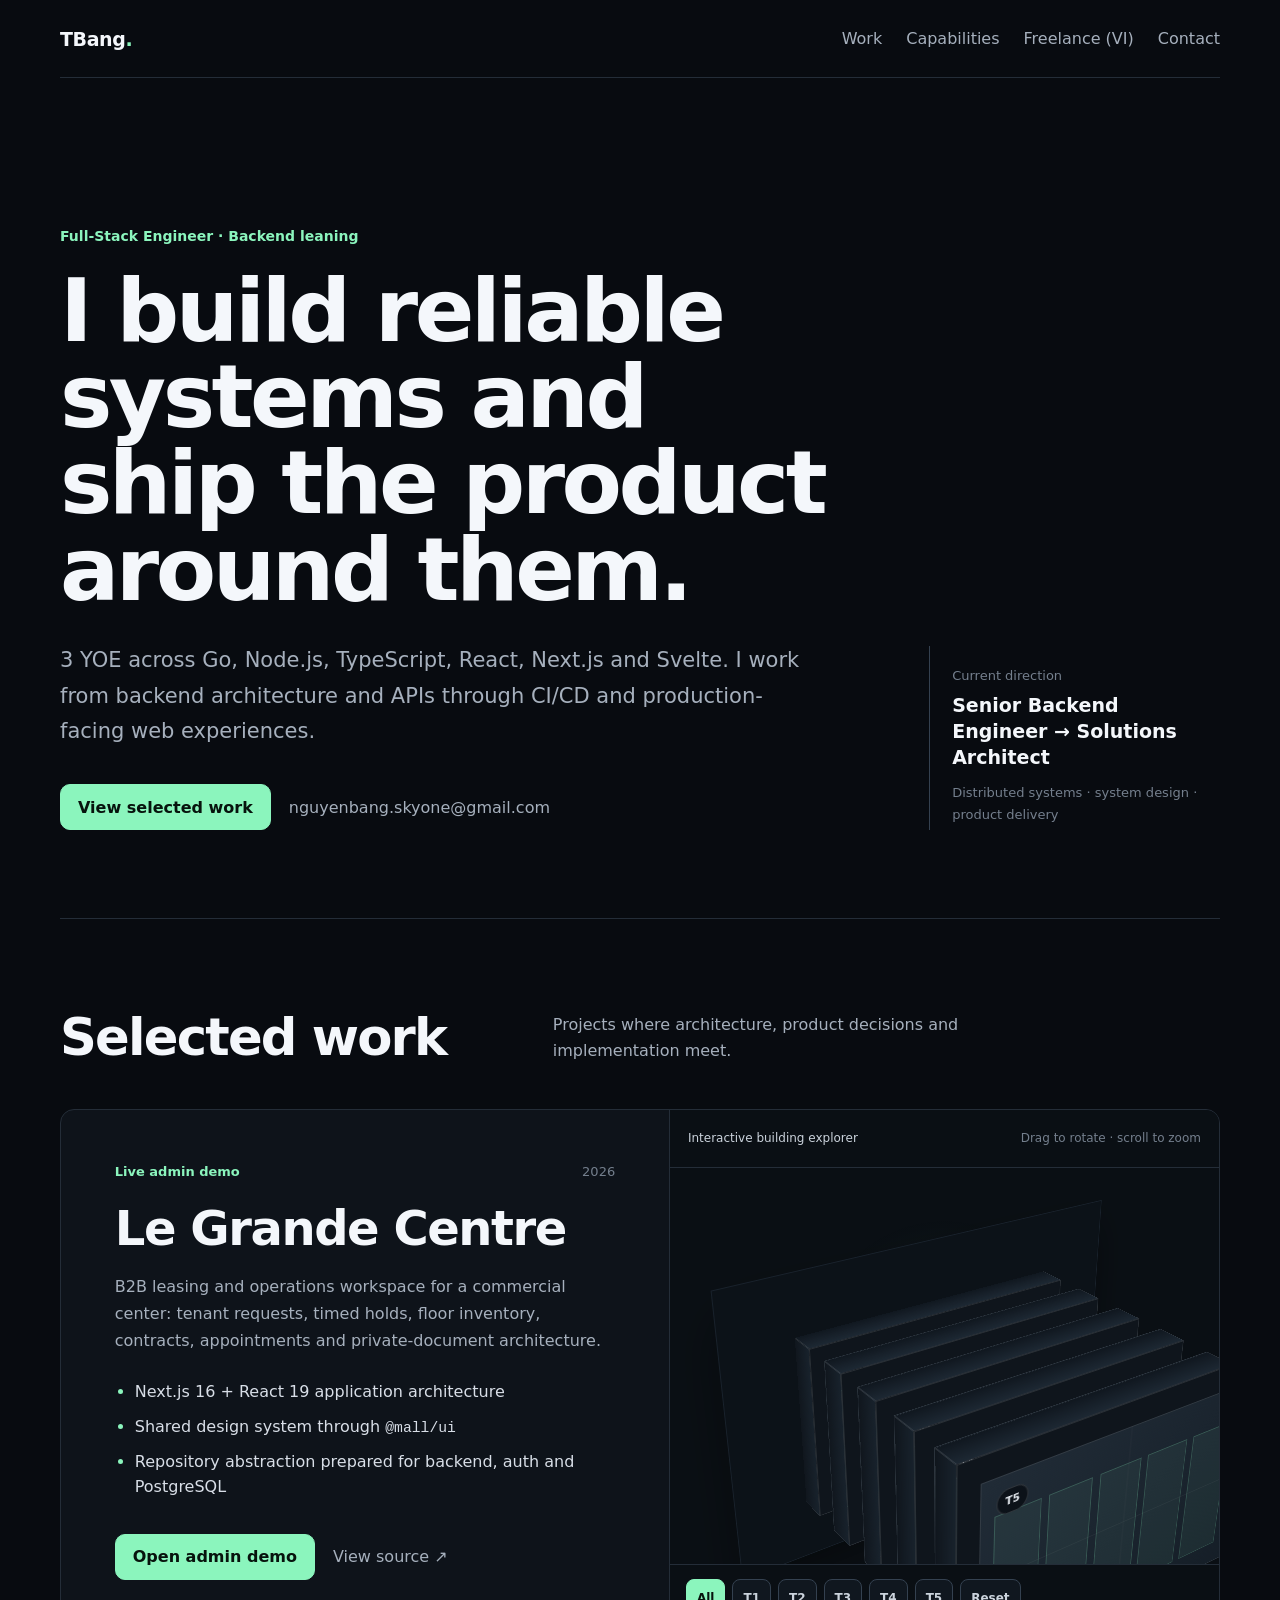
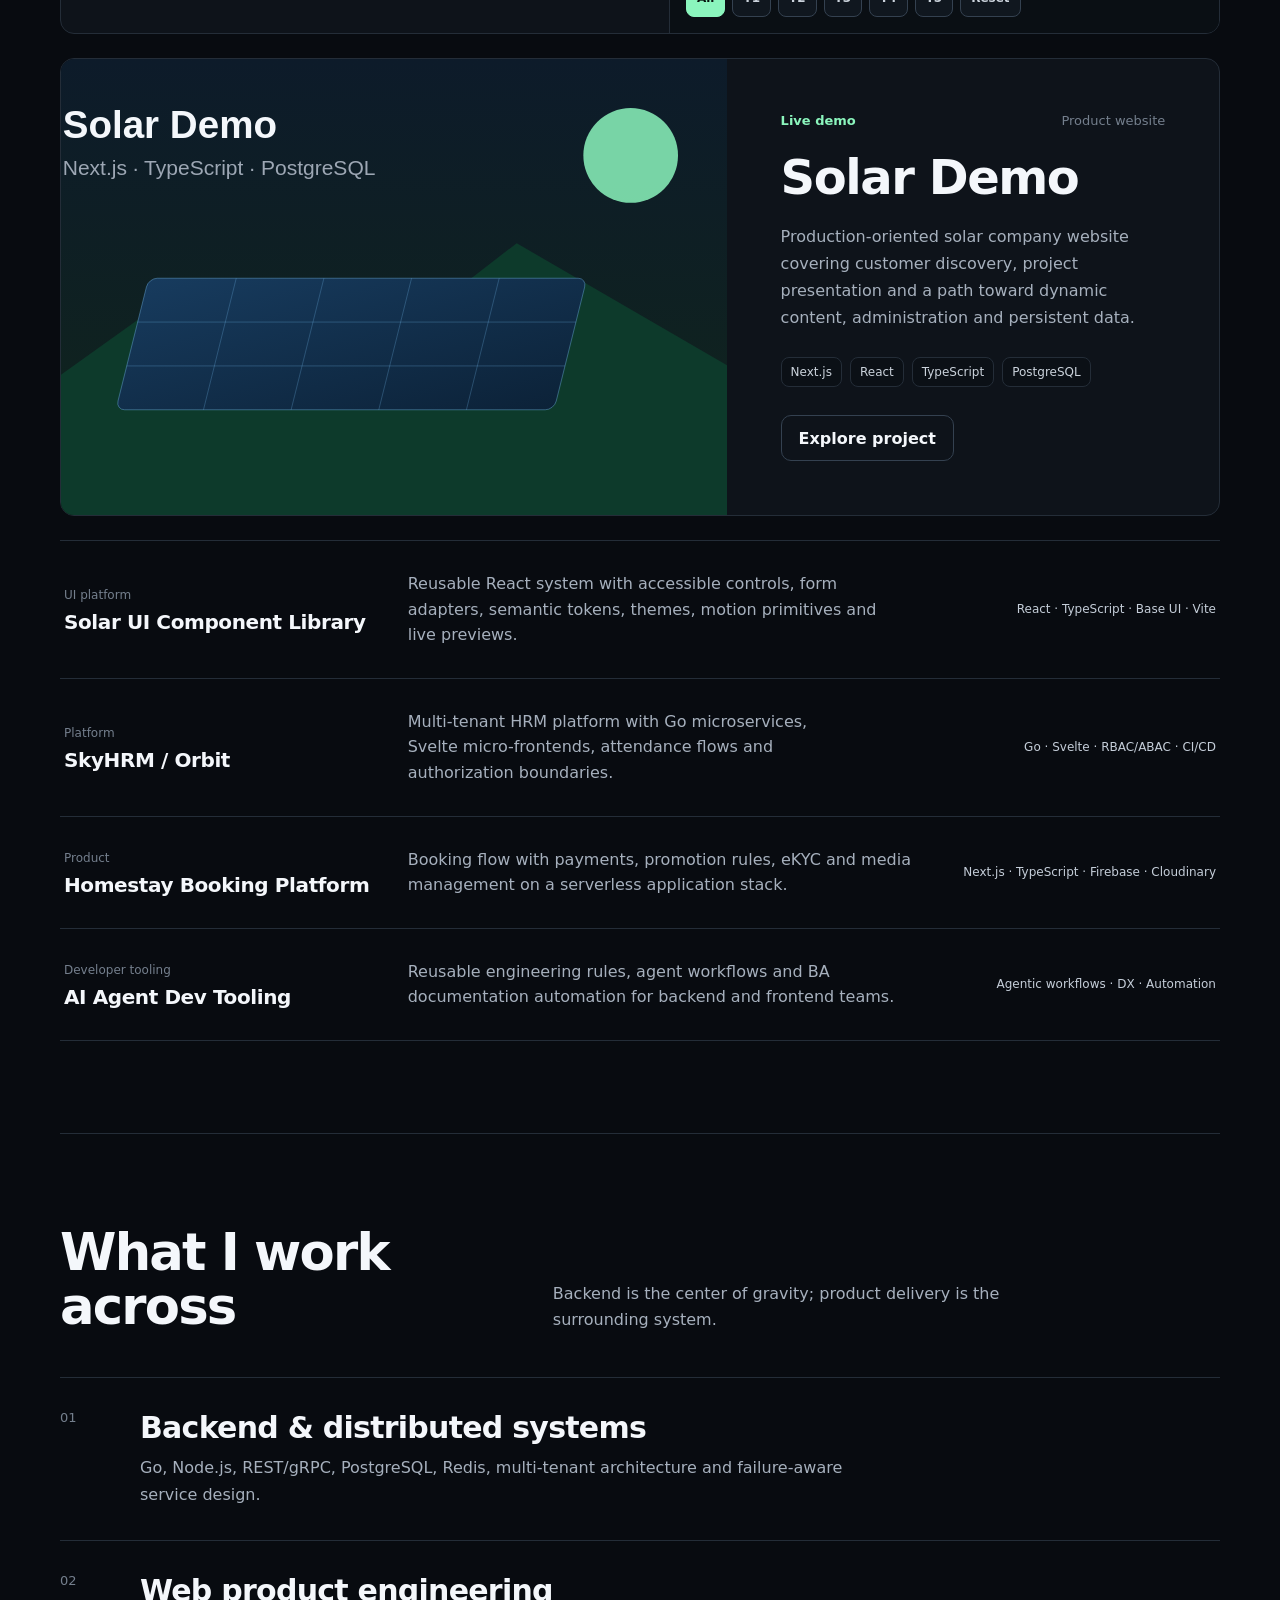
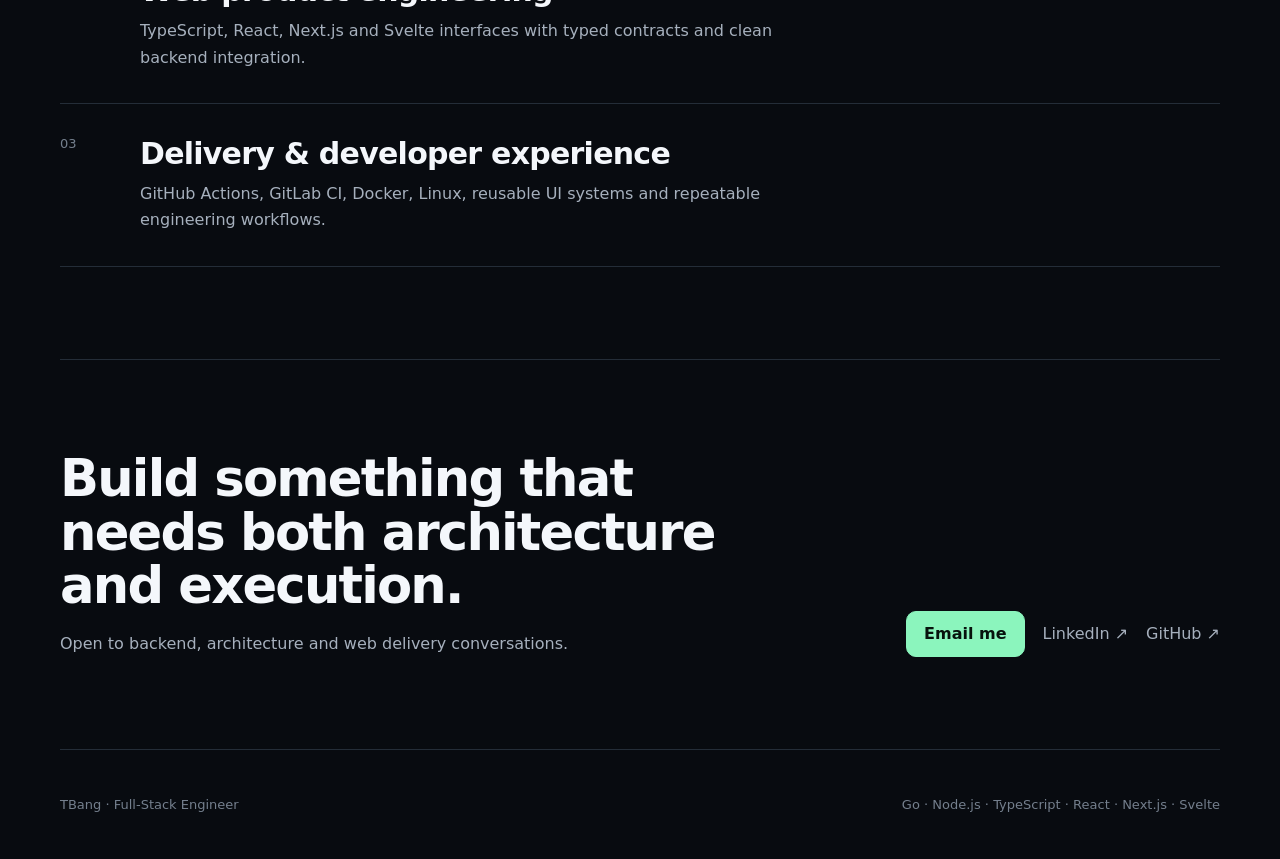
<file: index.html>
<!doctype html>
<html lang="en">
<head>
  <meta charset="utf-8" />
  <meta name="viewport" content="width=device-width, initial-scale=1" />
  <meta name="description" content="TBang — backend-leaning full-stack engineer building production web products, distributed systems and developer tooling." />
  <meta name="theme-color" content="#080b10" />
  <title>TBang · Full-Stack Engineer</title>
  <link rel="icon" href="./assets/favicon.svg" type="image/svg+xml" />
  <link rel="stylesheet" href="./styles.css" />
</head>
<body>
  <a class="skip-link" href="#work">Skip to selected work</a>

  <header class="site-header shell">
    <a class="brand" href="/" aria-label="TBang home">TBang<span>.</span></a>
    <nav class="nav" aria-label="Primary navigation">
      <a href="#work">Work</a>
      <a href="#capabilities">Capabilities</a>
      <a href="./ho-so-nang-luc.html" lang="vi">Freelance (VI)</a>
      <a href="#contact">Contact</a>
    </nav>
  </header>

  <main class="shell">
    <section class="hero">
      <div class="hero-copy">
        <p class="role">Full-Stack Engineer · Backend leaning</p>
        <h1>I build reliable systems and ship the product around them.</h1>
        <p class="intro">
          3 YOE across Go, Node.js, TypeScript, React, Next.js and Svelte. I work from backend architecture and APIs through CI/CD and production-facing web experiences.
        </p>
        <div class="actions">
          <a class="button primary" href="#work">View selected work</a>
          <a class="text-link" href="mailto:nguyenbang.skyone@gmail.com">nguyenbang.skyone@gmail.com</a>
        </div>
      </div>

      <aside class="hero-note" aria-label="Current focus">
        <p>Current direction</p>
        <strong>Senior Backend Engineer → Solutions Architect</strong>
        <span>Distributed systems · system design · product delivery</span>
      </aside>
    </section>

    <section class="section work" id="work">
      <div class="section-intro">
        <h2>Selected work</h2>
        <p>Projects where architecture, product decisions and implementation meet.</p>
      </div>

      <div class="featured-projects">
        <article class="project project-lead">
          <div class="project-copy">
            <div class="project-meta">
              <span class="status live">Live admin demo</span>
              <span>2026</span>
            </div>
            <h3>Le Grande Centre</h3>
            <p>
              B2B leasing and operations workspace for a commercial center: tenant requests, timed holds, floor inventory, contracts, appointments and private-document architecture.
            </p>
            <ul class="project-points">
              <li>Next.js 16 + React 19 application architecture</li>
              <li>Shared design system through <code>@mall/ui</code></li>
              <li>Repository abstraction prepared for backend, auth and PostgreSQL</li>
            </ul>
            <div class="project-actions">
              <a class="button primary" href="/le-grande-center/admin-preview/">Open admin demo</a>
              <a class="text-link" href="https://github.com/bangnt188/le-grande-center/tree/dev" target="_blank" rel="noreferrer">View source ↗</a>
            </div>
          </div>

          <div class="project-visual project-visual-3d" data-l3d>
            <div class="l3d-heading">
              <span>Interactive building explorer</span>
              <span data-l3d-status>Drag to rotate · scroll to zoom</span>
            </div>
            <div class="l3d-viewport" aria-label="Interactive 3D model of five building floors">
              <div class="l3d-scene" data-l3d-scene>
                <div class="l3d-ground"></div>
              <div class="l3d-floor" data-l3d-floor="1">
                <div class="l3d-face l3d-bottom"></div>
                <div class="l3d-face l3d-top"></div>
                <div class="l3d-face l3d-front"></div>
                <div class="l3d-face l3d-back"></div>
                <div class="l3d-face l3d-left"></div>
                <div class="l3d-face l3d-right"></div>
                <span class="l3d-floor-label">T1</span>
                <span class="l3d-slot s1"></span><span class="l3d-slot s2"></span><span class="l3d-slot s3"></span>
                <span class="l3d-slot s4"></span><span class="l3d-slot s5"></span>
              </div>
              <div class="l3d-floor" data-l3d-floor="2">
                <div class="l3d-face l3d-bottom"></div>
                <div class="l3d-face l3d-top"></div>
                <div class="l3d-face l3d-front"></div>
                <div class="l3d-face l3d-back"></div>
                <div class="l3d-face l3d-left"></div>
                <div class="l3d-face l3d-right"></div>
                <span class="l3d-floor-label">T2</span>
                <span class="l3d-slot s1"></span><span class="l3d-slot s2"></span><span class="l3d-slot s3"></span>
                <span class="l3d-slot s4"></span><span class="l3d-slot s5"></span>
              </div>
              <div class="l3d-floor" data-l3d-floor="3">
                <div class="l3d-face l3d-bottom"></div>
                <div class="l3d-face l3d-top"></div>
                <div class="l3d-face l3d-front"></div>
                <div class="l3d-face l3d-back"></div>
                <div class="l3d-face l3d-left"></div>
                <div class="l3d-face l3d-right"></div>
                <span class="l3d-floor-label">T3</span>
                <span class="l3d-slot s1"></span><span class="l3d-slot s2"></span><span class="l3d-slot s3"></span>
                <span class="l3d-slot s4"></span><span class="l3d-slot s5"></span>
              </div>
              <div class="l3d-floor" data-l3d-floor="4">
                <div class="l3d-face l3d-bottom"></div>
                <div class="l3d-face l3d-top"></div>
                <div class="l3d-face l3d-front"></div>
                <div class="l3d-face l3d-back"></div>
                <div class="l3d-face l3d-left"></div>
                <div class="l3d-face l3d-right"></div>
                <span class="l3d-floor-label">T4</span>
                <span class="l3d-slot s1"></span><span class="l3d-slot s2"></span><span class="l3d-slot s3"></span>
                <span class="l3d-slot s4"></span><span class="l3d-slot s5"></span>
              </div>
              <div class="l3d-floor" data-l3d-floor="5">
                <div class="l3d-face l3d-bottom"></div>
                <div class="l3d-face l3d-top"></div>
                <div class="l3d-face l3d-front"></div>
                <div class="l3d-face l3d-back"></div>
                <div class="l3d-face l3d-left"></div>
                <div class="l3d-face l3d-right"></div>
                <span class="l3d-floor-label">T5</span>
                <span class="l3d-slot s1"></span><span class="l3d-slot s2"></span><span class="l3d-slot s3"></span>
                <span class="l3d-slot s4"></span><span class="l3d-slot s5"></span>
              </div>
              </div>
            </div>
            <div class="l3d-controls" aria-label="3D floor controls">
              <button type="button" class="is-active" data-l3d-select="all">All</button>
              <button type="button" data-l3d-select="1">T1</button>
              <button type="button" data-l3d-select="2">T2</button>
              <button type="button" data-l3d-select="3">T3</button>
              <button type="button" data-l3d-select="4">T4</button>
              <button type="button" data-l3d-select="5">T5</button>
              <button type="button" data-l3d-reset>Reset</button>
            </div>
          </div>
        </article>

        <article class="project project-solar">
          <div class="project-media">
            <img src="./assets/solar-demo.svg" alt="Solar company website project preview" />
          </div>
          <div class="project-copy">
            <div class="project-meta">
              <span class="status live">Live demo</span>
              <span>Product website</span>
            </div>
            <h3>Solar Demo</h3>
            <p>
              Production-oriented solar company website covering customer discovery, project presentation and a path toward dynamic content, administration and persistent data.
            </p>
            <div class="tech-list" aria-label="Technology stack">
              <span>Next.js</span><span>React</span><span>TypeScript</span><span>PostgreSQL</span>
            </div>
            <a class="button" href="/solar_demo/">Explore project</a>
          </div>
        </article>
      </div>

      <div class="project-index" aria-label="More projects">
        <article>
          <div>
            <span class="index-type">UI platform</span>
            <h3>Solar UI Component Library</h3>
          </div>
          <p>Reusable React system with accessible controls, form adapters, semantic tokens, themes, motion primitives and live previews.</p>
          <span class="stack">React · TypeScript · Base UI · Vite</span>
        </article>

        <article>
          <div>
            <span class="index-type">Platform</span>
            <h3>SkyHRM / Orbit</h3>
          </div>
          <p>Multi-tenant HRM platform with Go microservices, Svelte micro-frontends, attendance flows and authorization boundaries.</p>
          <span class="stack">Go · Svelte · RBAC/ABAC · CI/CD</span>
        </article>

        <article>
          <div>
            <span class="index-type">Product</span>
            <h3>Homestay Booking Platform</h3>
          </div>
          <p>Booking flow with payments, promotion rules, eKYC and media management on a serverless application stack.</p>
          <span class="stack">Next.js · TypeScript · Firebase · Cloudinary</span>
        </article>

        <article>
          <div>
            <span class="index-type">Developer tooling</span>
            <h3>AI Agent Dev Tooling</h3>
          </div>
          <p>Reusable engineering rules, agent workflows and BA documentation automation for backend and frontend teams.</p>
          <span class="stack">Agentic workflows · DX · Automation</span>
        </article>
      </div>
    </section>

    <section class="section capabilities" id="capabilities">
      <div class="section-intro">
        <h2>What I work across</h2>
        <p>Backend is the center of gravity; product delivery is the surrounding system.</p>
      </div>

      <div class="capability-list">
        <article>
          <span>01</span>
          <div>
            <h3>Backend & distributed systems</h3>
            <p>Go, Node.js, REST/gRPC, PostgreSQL, Redis, multi-tenant architecture and failure-aware service design.</p>
          </div>
        </article>
        <article>
          <span>02</span>
          <div>
            <h3>Web product engineering</h3>
            <p>TypeScript, React, Next.js and Svelte interfaces with typed contracts and clean backend integration.</p>
          </div>
        </article>
        <article>
          <span>03</span>
          <div>
            <h3>Delivery & developer experience</h3>
            <p>GitHub Actions, GitLab CI, Docker, Linux, reusable UI systems and repeatable engineering workflows.</p>
          </div>
        </article>
      </div>
    </section>

    <section class="section contact" id="contact">
      <div>
        <h2>Build something that needs both architecture and execution.</h2>
        <p>Open to backend, architecture and web delivery conversations.</p>
      </div>
      <div class="contact-actions">
        <a class="button primary" href="mailto:nguyenbang.skyone@gmail.com">Email me</a>
        <a class="text-link" href="https://www.linkedin.com/in/bang-nguyen-182489255/" target="_blank" rel="noreferrer">LinkedIn ↗</a>
        <a class="text-link" href="https://github.com/bangnt188" target="_blank" rel="noreferrer">GitHub ↗</a>
      </div>
    </section>
  </main>

  <footer class="shell">
    <span>TBang · Full-Stack Engineer</span>
    <span>Go · Node.js · TypeScript · React · Next.js · Svelte</span>
  </footer>
  <script src="./assets/le-grande-3d.js" defer></script>
</body>
</html>
</file>
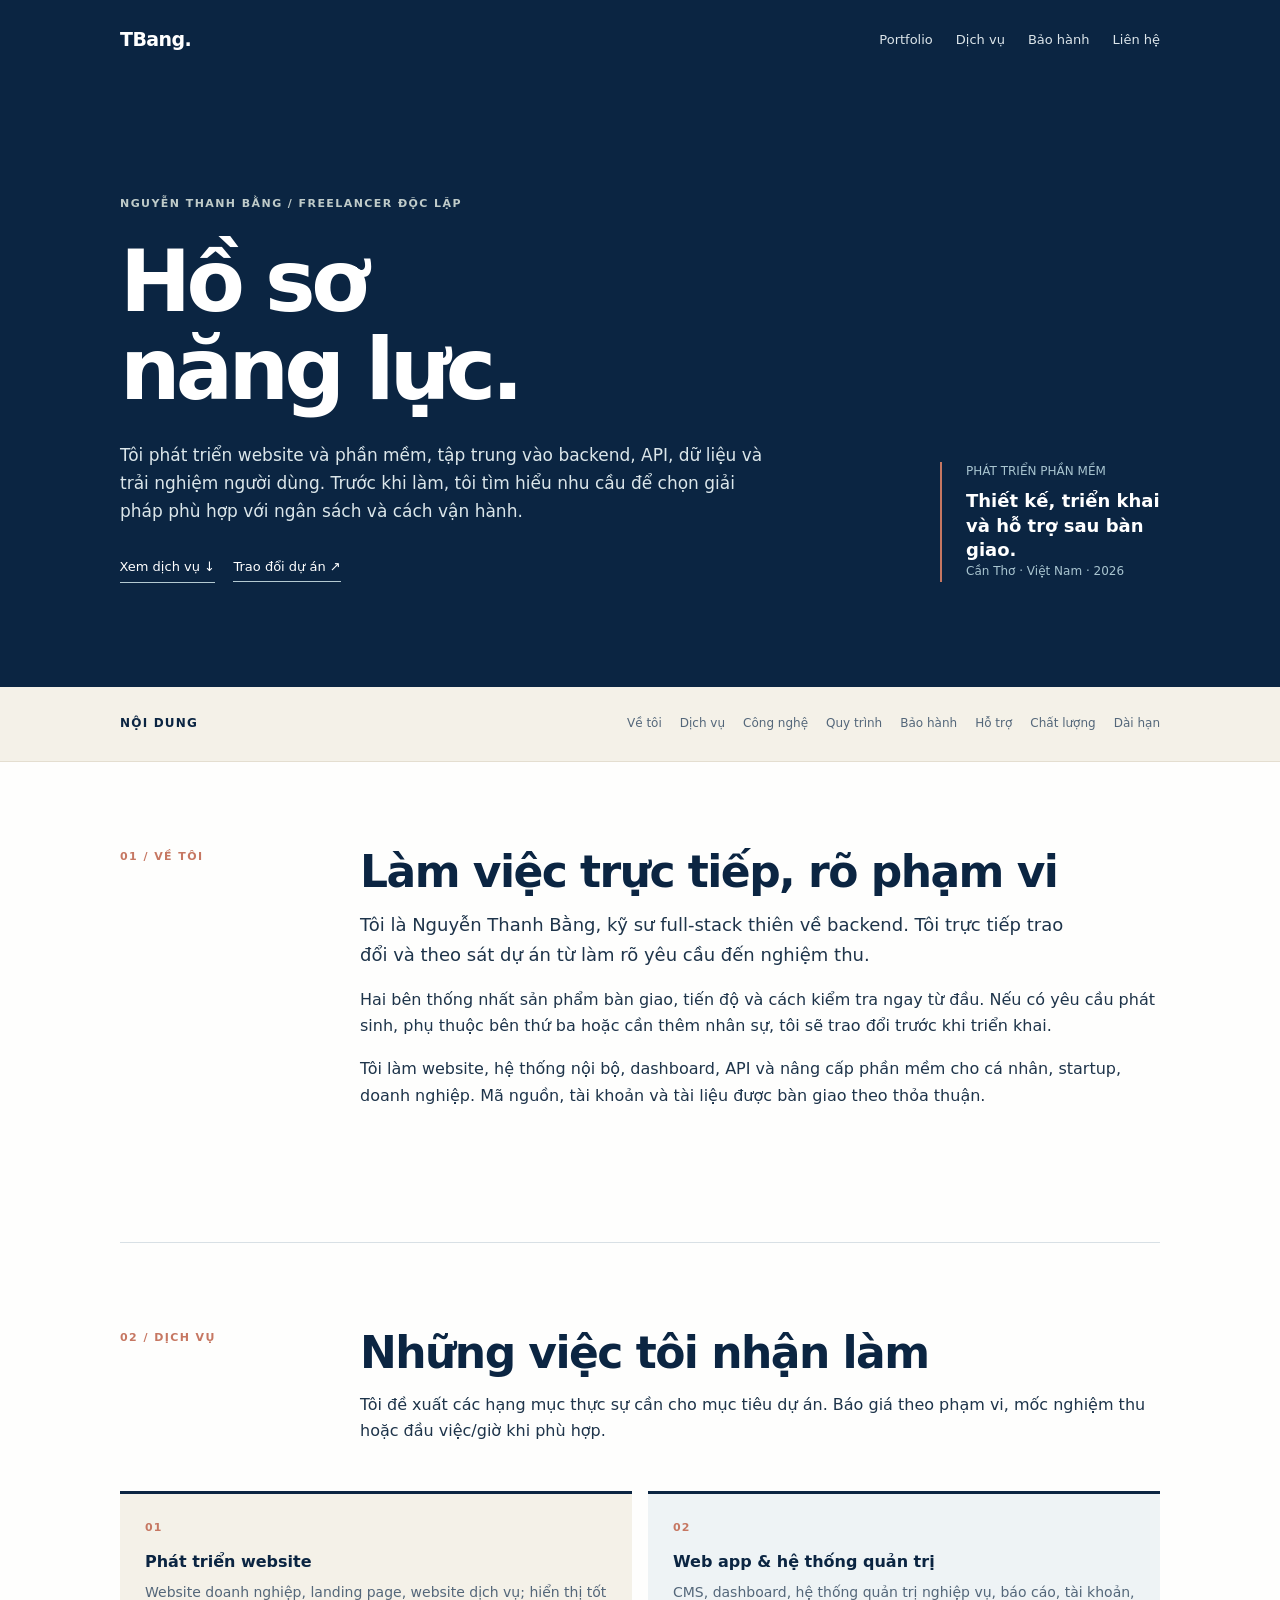
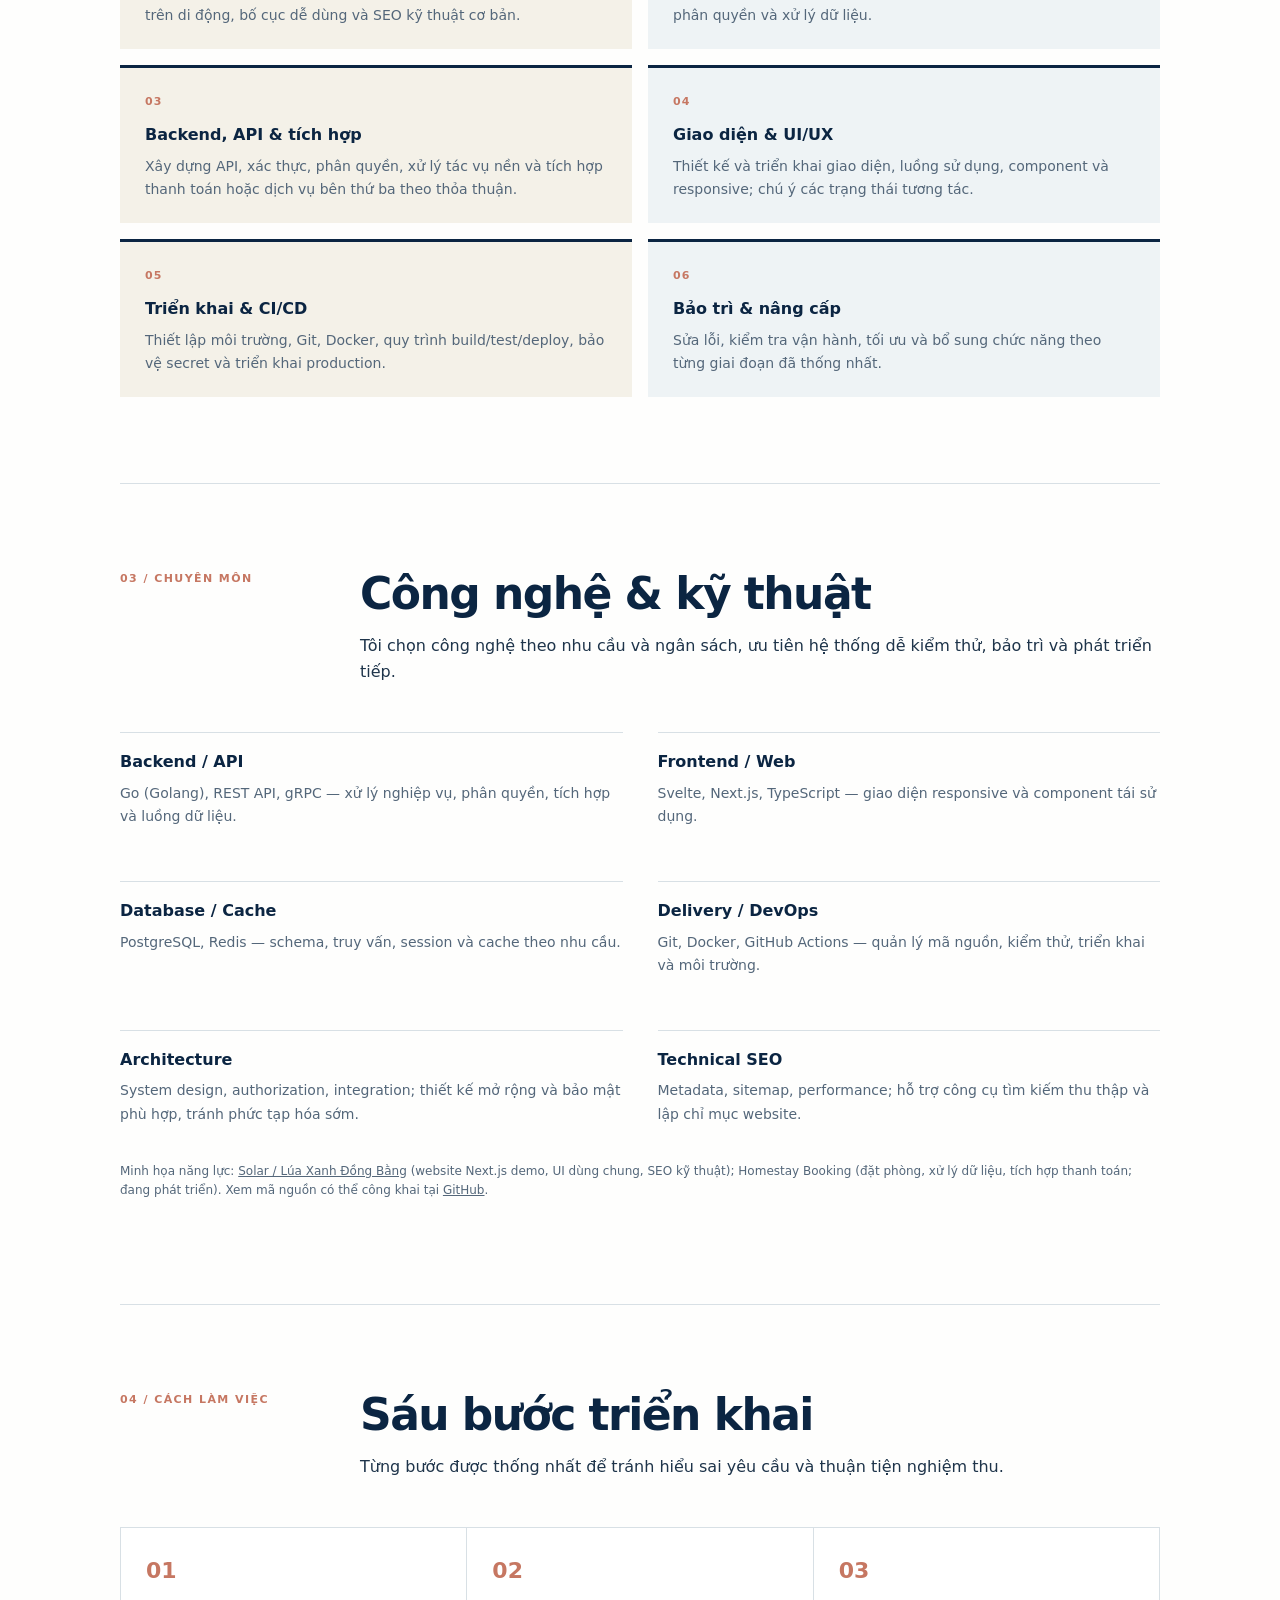
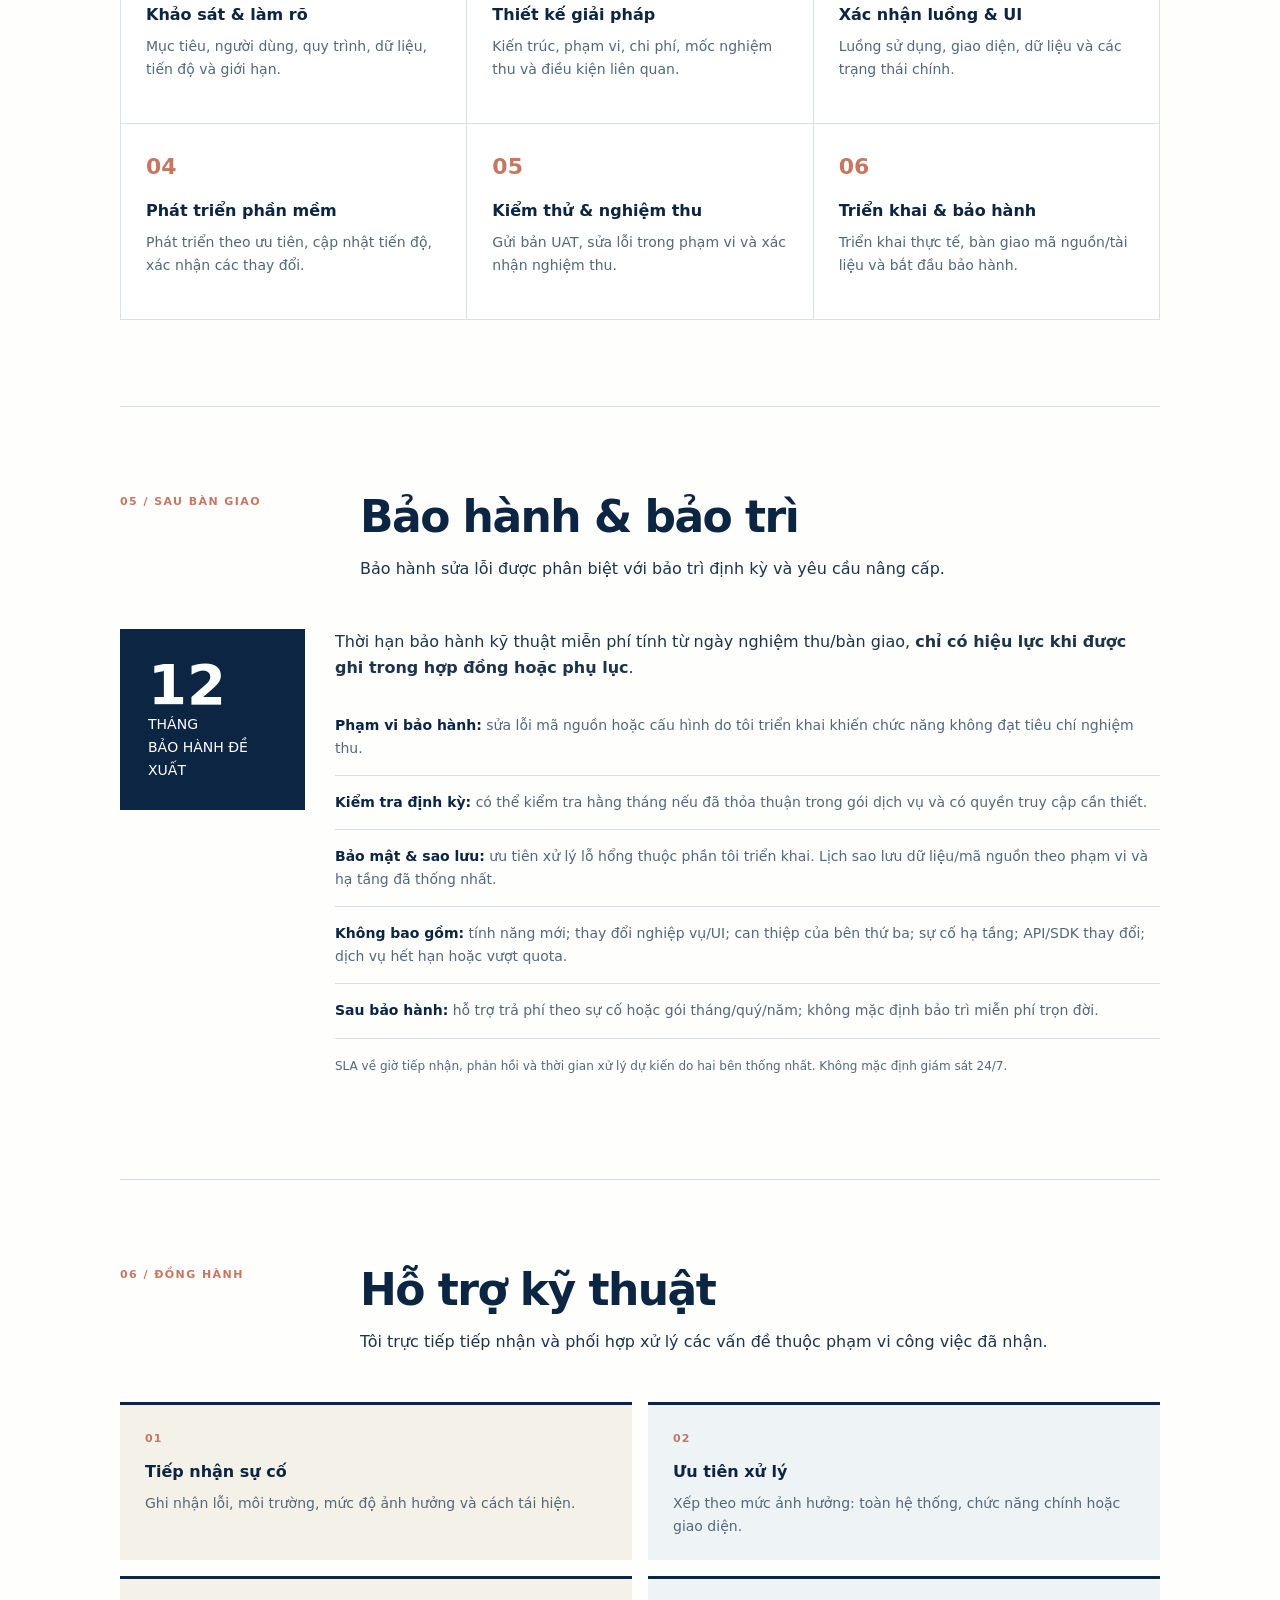
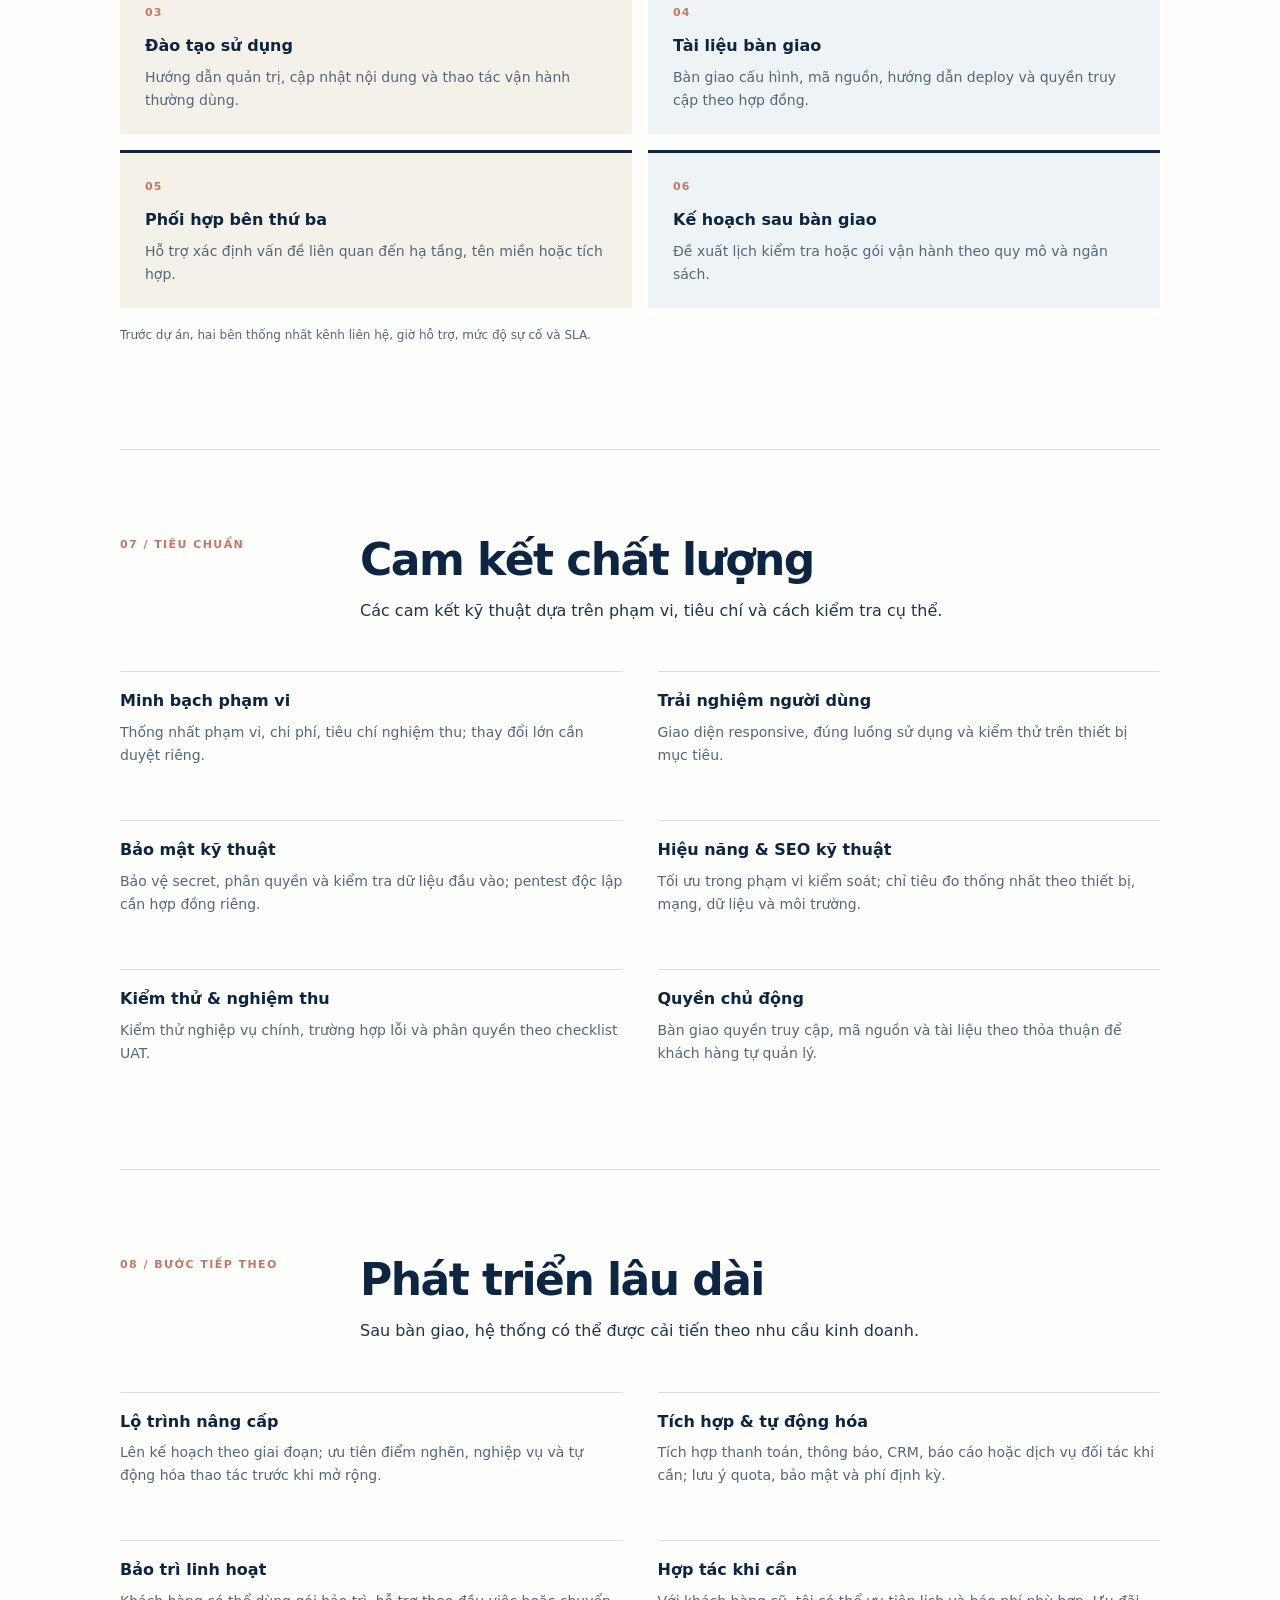
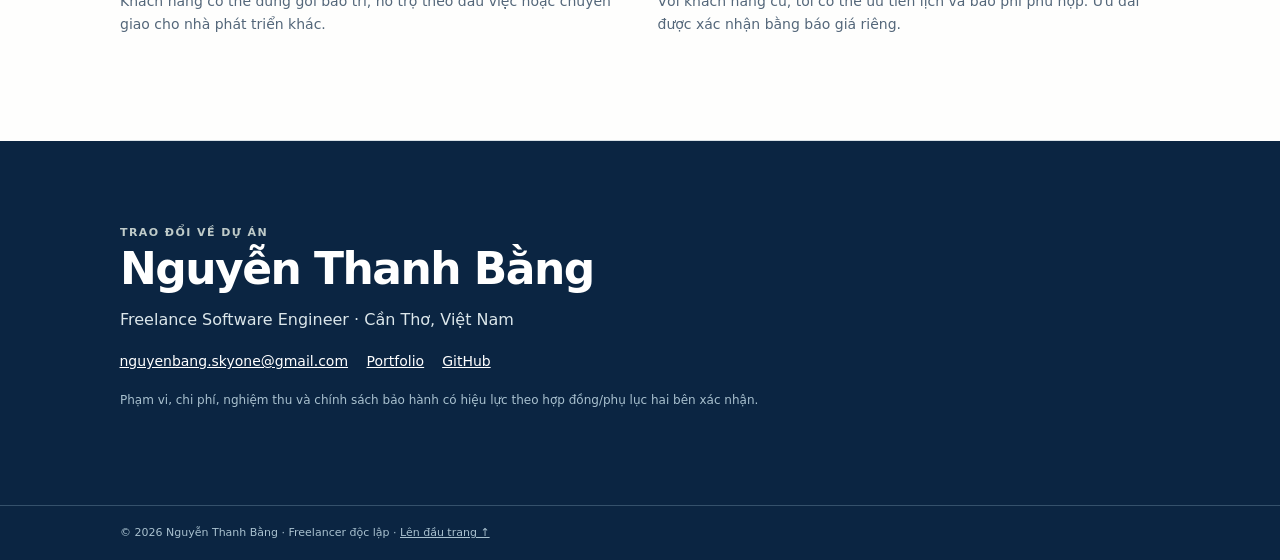
<file: ho-so-nang-luc.html>
<!doctype html>
<html lang="vi">
<head>
  <meta charset="utf-8">
  <meta name="viewport" content="width=device-width, initial-scale=1">
  <meta name="description" content="Hồ sơ năng lực và dịch vụ phát triển phần mềm freelance của Nguyễn Thanh Bằng: website, hệ thống quản trị, API, quy trình, bảo hành và hỗ trợ kỹ thuật.">
  <meta name="theme-color" content="#0b2542">
  <title>Hồ sơ năng lực | Nguyễn Thanh Bằng — Freelance Software Engineer</title>
  <link rel="icon" href="./assets/favicon.svg" type="image/svg+xml">
  <link rel="stylesheet" href="./assets/solar-motion.css">
  <script src="./assets/solar-motion.js" defer></script>
  <style>
    :root{--navy:#0b2542;--ink:#1e344a;--muted:#54677a;--cream:#f4f1e8;--paper:#fefefd;--orange:#c67762;--line:#d8e0e5;--teal:#1d5366}
    *{box-sizing:border-box}html{scroll-behavior:smooth}body{margin:0;background:var(--paper);color:var(--ink);font-family:Inter,system-ui,-apple-system,BlinkMacSystemFont,"Segoe UI",sans-serif;line-height:1.65}a{color:inherit}a:focus-visible{outline:3px solid var(--orange);outline-offset:4px}
    .wrap{width:min(1040px,calc(100% - 48px));margin-inline:auto}.top{background:var(--navy);color:#fff}.nav{display:flex;align-items:center;justify-content:space-between;gap:24px;padding:24px 0}.brand{font-weight:800;font-size:19px;text-decoration:none;letter-spacing:-.03em}.navlinks{display:flex;gap:23px;flex-wrap:wrap;font-size:13px}.navlinks a{color:#dce5ea;text-decoration:none}.navlinks a:hover{text-decoration:underline}.hero{padding:110px 0 105px;display:grid;grid-template-columns:1fr 220px;gap:40px}.eyebrow{color:#bfcbc9;letter-spacing:.13em;text-transform:uppercase;font-size:11px;font-weight:700}.hero h1{font-size:clamp(48px,7vw,85px);line-height:1.04;letter-spacing:-.055em;margin:22px 0 26px;max-width:700px}.hero p{font-size:17px;max-width:650px;color:#dbe6ea}.hero aside{border-left:2px solid var(--orange);padding-left:24px;align-self:end;font-size:12px;color:#a9c5d0}.hero aside strong{display:block;font-size:18px;color:white;line-height:1.35;margin-top:8px}.hero-links{margin-top:31px;display:flex;flex-wrap:wrap;gap:18px}.hero-links a{font-size:13px;text-decoration:none;border-bottom:1px solid #b4cad2;padding-bottom:4px}.hero-links a:hover{color:#fff;border-color:#fff}
    .contents{background:var(--cream);padding:27px 0;border-bottom:1px solid #e4ded0}.contents .wrap{display:flex;gap:24px;align-items:flex-start;justify-content:space-between}.contents strong{white-space:nowrap;color:var(--navy);font-size:12px;letter-spacing:.1em}.toc{display:flex;flex-wrap:wrap;gap:8px 18px}.toc a{font-size:12px;text-decoration:none;color:var(--muted)}.toc a:hover{color:var(--navy);text-decoration:underline}
    main section{padding:86px 0;border-bottom:1px solid var(--line);scroll-margin-top:30px}.section-head{display:grid;grid-template-columns:190px minmax(0,1fr);column-gap:50px;margin-bottom:30px}.section-head .eyebrow{color:var(--orange)}h2{font-size:clamp(27px,4.2vw,44px);line-height:1.1;letter-spacing:-.035em;color:var(--navy);margin:0 0 14px}h3{font-size:16px;line-height:1.35;margin:0 0 9px;color:var(--navy)}p{margin:0 0 17px}.lede{font-size:18px;max-width:720px}.grid{display:grid;grid-template-columns:repeat(2,minmax(0,1fr));gap:16px}.item{padding:25px 25px 22px;background:var(--cream);border-top:3px solid var(--navy)}.item:nth-child(even){background:#eef3f5}.item .number{display:block;font-size:11px;font-weight:800;letter-spacing:.1em;color:var(--orange);margin-bottom:13px}.item p,.plain p{color:var(--muted);font-size:14px;margin:0}.plain{display:grid;grid-template-columns:repeat(2,minmax(0,1fr));gap:35px}.plain article{padding:18px 0;border-top:1px solid var(--line)}.steps{display:grid;grid-template-columns:repeat(3,minmax(0,1fr));gap:1px;background:var(--line);border:1px solid var(--line)}.steps article{padding:25px;background:white}.steps b{font-size:22px;color:var(--orange)}.steps h3{margin-top:15px}.steps p{font-size:14px;color:var(--muted)}.warranty{display:grid;grid-template-columns:185px 1fr;gap:30px;align-items:start}.months{background:var(--navy);color:#fff;padding:28px;font-size:14px}.months strong{font-size:56px;display:block;line-height:1}.detail-list{margin:0;padding:0;list-style:none}.detail-list li{border-bottom:1px solid var(--line);padding:15px 0;color:var(--muted);font-size:14px}.detail-list strong{color:var(--navy)}.note{font-size:12px!important;color:var(--muted);margin-top:18px}.contact{background:var(--navy);color:white;padding:77px 0}.contact h2{color:white}.contact p{color:#dce7eb}.contact a{color:white}.contact .links{display:flex;flex-wrap:wrap;gap:18px;font-size:14px}.footer{background:var(--navy);color:#a9c1cf;border-top:1px solid #35516b;font-size:11px;padding:18px 0}
    @media(max-width:800px){.hero{grid-template-columns:1fr;padding:80px 0}.hero aside{max-width:480px}.section-head{display:block}.section-head .eyebrow{display:block;margin-bottom:10px}.steps{grid-template-columns:repeat(2,minmax(0,1fr))}.navlinks{gap:14px}}
    @media(max-width:600px){.wrap{width:min(100% - 34px,1040px)}.nav{align-items:flex-start;flex-direction:column}.hero{padding:60px 0 73px}.contents .wrap{display:block}.toc{margin-top:13px}.grid,.plain,.warranty,.steps{grid-template-columns:1fr}main section{padding:60px 0}.item{padding:21px}.hero h1{font-size:48px}}
    @media(prefers-reduced-motion:reduce){html{scroll-behavior:auto}}
  </style>
</head>
<body>
  <header class="top" id="dau-trang">
    <div class="wrap nav"><a class="brand" href="./">TBang.</a><nav class="navlinks" aria-label="Điều hướng"><a href="./">Portfolio</a><a href="#dich-vu">Dịch vụ</a><a href="#bao-hanh">Bảo hành</a><a href="#lien-he">Liên hệ</a></nav></div>
    <div class="wrap hero" data-reveal-scope data-reveal-stagger="90" data-reveal-delay-cap="270">
      <div><span class="eyebrow">Nguyễn Thanh Bằng / Freelancer độc lập</span><h1 data-reveal="lift-in" data-reveal-duration="900">Hồ sơ<br>năng lực.</h1><p data-reveal="fade-up" data-reveal-duration="800" data-reveal-intensity="subtle">Tôi phát triển website và phần mềm, tập trung vào backend, API, dữ liệu và trải nghiệm người dùng. Trước khi làm, tôi tìm hiểu nhu cầu để chọn giải pháp phù hợp với ngân sách và cách vận hành.</p><div class="hero-links" data-reveal="fade-up" data-reveal-duration="760" data-reveal-intensity="subtle"><a href="#dich-vu">Xem dịch vụ ↓</a><a href="mailto:nguyenbang.skyone@gmail.com">Trao đổi dự án ↗</a></div></div>
      <aside data-reveal="fade-up" data-reveal-duration="720" data-reveal-intensity="subtle">PHÁT TRIỂN PHẦN MỀM<strong>Thiết kế, triển khai và hỗ trợ sau bàn giao.</strong>Cần Thơ · Việt Nam · 2026</aside>
    </div>
  </header>
  <div class="contents"><div class="wrap"><strong>NỘI DUNG</strong><nav class="toc" aria-label="Mục lục"><a href="#ve-toi">Về tôi</a><a href="#dich-vu">Dịch vụ</a><a href="#cong-nghe">Công nghệ</a><a href="#quy-trinh">Quy trình</a><a href="#bao-hanh">Bảo hành</a><a href="#ho-tro">Hỗ trợ</a><a href="#cam-ket">Chất lượng</a><a href="#phat-trien">Dài hạn</a></nav></div></div>
  <main>
    <section id="ve-toi" class="wrap"><div class="section-head" data-reveal-scope data-reveal-stagger="60" data-reveal-delay-cap="140"><span class="eyebrow" data-reveal="fade-up" data-reveal-duration="620" data-reveal-intensity="subtle">01 / Về tôi</span><div data-reveal="fade-up" data-reveal-duration="720" data-reveal-intensity="subtle"><h2>Làm việc trực tiếp, rõ phạm vi</h2><p class="lede">Tôi là Nguyễn Thanh Bằng, kỹ sư full-stack thiên về backend. Tôi trực tiếp trao đổi và theo sát dự án từ làm rõ yêu cầu đến nghiệm thu.</p><p>Hai bên thống nhất sản phẩm bàn giao, tiến độ và cách kiểm tra ngay từ đầu. Nếu có yêu cầu phát sinh, phụ thuộc bên thứ ba hoặc cần thêm nhân sự, tôi sẽ trao đổi trước khi triển khai.</p><p>Tôi làm website, hệ thống nội bộ, dashboard, API và nâng cấp phần mềm cho cá nhân, startup, doanh nghiệp. Mã nguồn, tài khoản và tài liệu được bàn giao theo thỏa thuận.</p></div></div></section>
    <section id="dich-vu" class="wrap"><div class="section-head" data-reveal-scope data-reveal-stagger="60" data-reveal-delay-cap="140"><span class="eyebrow" data-reveal="fade-up" data-reveal-duration="620" data-reveal-intensity="subtle">02 / Dịch vụ</span><div data-reveal="fade-up" data-reveal-duration="720" data-reveal-intensity="subtle"><h2>Những việc tôi nhận làm</h2><p>Tôi đề xuất các hạng mục thực sự cần cho mục tiêu dự án. Báo giá theo phạm vi, mốc nghiệm thu hoặc đầu việc/giờ khi phù hợp.</p></div></div><div class="grid" data-reveal-scope data-reveal-stagger="60" data-reveal-delay-cap="240">
      <article class="item" data-reveal="lift-in" data-reveal-duration="760" data-reveal-intensity="subtle"><span class="number">01</span><h3>Phát triển website</h3><p>Website doanh nghiệp, landing page, website dịch vụ; hiển thị tốt trên di động, bố cục dễ dùng và SEO kỹ thuật cơ bản.</p></article>
      <article class="item" data-reveal="lift-in" data-reveal-duration="760" data-reveal-intensity="subtle"><span class="number">02</span><h3>Web app & hệ thống quản trị</h3><p>CMS, dashboard, hệ thống quản trị nghiệp vụ, báo cáo, tài khoản, phân quyền và xử lý dữ liệu.</p></article>
      <article class="item" data-reveal="lift-in" data-reveal-duration="760" data-reveal-intensity="subtle"><span class="number">03</span><h3>Backend, API & tích hợp</h3><p>Xây dựng API, xác thực, phân quyền, xử lý tác vụ nền và tích hợp thanh toán hoặc dịch vụ bên thứ ba theo thỏa thuận.</p></article>
      <article class="item" data-reveal="lift-in" data-reveal-duration="760" data-reveal-intensity="subtle"><span class="number">04</span><h3>Giao diện & UI/UX</h3><p>Thiết kế và triển khai giao diện, luồng sử dụng, component và responsive; chú ý các trạng thái tương tác.</p></article>
      <article class="item" data-reveal="lift-in" data-reveal-duration="760" data-reveal-intensity="subtle"><span class="number">05</span><h3>Triển khai & CI/CD</h3><p>Thiết lập môi trường, Git, Docker, quy trình build/test/deploy, bảo vệ secret và triển khai production.</p></article>
      <article class="item" data-reveal="lift-in" data-reveal-duration="760" data-reveal-intensity="subtle"><span class="number">06</span><h3>Bảo trì & nâng cấp</h3><p>Sửa lỗi, kiểm tra vận hành, tối ưu và bổ sung chức năng theo từng giai đoạn đã thống nhất.</p></article>
    </div></section>
    <section id="cong-nghe" class="wrap"><div class="section-head" data-reveal-scope data-reveal-stagger="60" data-reveal-delay-cap="140"><span class="eyebrow" data-reveal="fade-up" data-reveal-duration="620" data-reveal-intensity="subtle">03 / Chuyên môn</span><div data-reveal="fade-up" data-reveal-duration="720" data-reveal-intensity="subtle"><h2>Công nghệ & kỹ thuật</h2><p>Tôi chọn công nghệ theo nhu cầu và ngân sách, ưu tiên hệ thống dễ kiểm thử, bảo trì và phát triển tiếp.</p></div></div><div class="plain" data-reveal-scope data-reveal-stagger="60" data-reveal-delay-cap="240">
      <article data-reveal="fade-up" data-reveal-duration="720" data-reveal-intensity="subtle"><h3>Backend / API</h3><p>Go (Golang), REST API, gRPC — xử lý nghiệp vụ, phân quyền, tích hợp và luồng dữ liệu.</p></article>
      <article data-reveal="fade-up" data-reveal-duration="720" data-reveal-intensity="subtle"><h3>Frontend / Web</h3><p>Svelte, Next.js, TypeScript — giao diện responsive và component tái sử dụng.</p></article>
      <article data-reveal="fade-up" data-reveal-duration="720" data-reveal-intensity="subtle"><h3>Database / Cache</h3><p>PostgreSQL, Redis — schema, truy vấn, session và cache theo nhu cầu.</p></article>
      <article data-reveal="fade-up" data-reveal-duration="720" data-reveal-intensity="subtle"><h3>Delivery / DevOps</h3><p>Git, Docker, GitHub Actions — quản lý mã nguồn, kiểm thử, triển khai và môi trường.</p></article>
      <article data-reveal="fade-up" data-reveal-duration="720" data-reveal-intensity="subtle"><h3>Architecture</h3><p>System design, authorization, integration; thiết kế mở rộng và bảo mật phù hợp, tránh phức tạp hóa sớm.</p></article>
      <article data-reveal="fade-up" data-reveal-duration="720" data-reveal-intensity="subtle"><h3>Technical SEO</h3><p>Metadata, sitemap, performance; hỗ trợ công cụ tìm kiếm thu thập và lập chỉ mục website.</p></article>
    </div><p class="note">Minh họa năng lực: <a href="./solar_demo/">Solar / Lúa Xanh Đồng Bằng</a> (website Next.js demo, UI dùng chung, SEO kỹ thuật); Homestay Booking (đặt phòng, xử lý dữ liệu, tích hợp thanh toán; đang phát triển). Xem mã nguồn có thể công khai tại <a href="https://github.com/bangnt188">GitHub</a>.</p></section>
    <section id="quy-trinh" class="wrap"><div class="section-head" data-reveal-scope data-reveal-stagger="60" data-reveal-delay-cap="140"><span class="eyebrow" data-reveal="fade-up" data-reveal-duration="620" data-reveal-intensity="subtle">04 / Cách làm việc</span><div data-reveal="fade-up" data-reveal-duration="720" data-reveal-intensity="subtle"><h2>Sáu bước triển khai</h2><p>Từng bước được thống nhất để tránh hiểu sai yêu cầu và thuận tiện nghiệm thu.</p></div></div><div class="steps" data-reveal-scope data-reveal-stagger="60" data-reveal-delay-cap="260">
      <article data-reveal="lift-in" data-reveal-duration="760" data-reveal-intensity="subtle"><b>01</b><h3>Khảo sát & làm rõ</h3><p>Mục tiêu, người dùng, quy trình, dữ liệu, tiến độ và giới hạn.</p></article>
      <article data-reveal="lift-in" data-reveal-duration="760" data-reveal-intensity="subtle"><b>02</b><h3>Thiết kế giải pháp</h3><p>Kiến trúc, phạm vi, chi phí, mốc nghiệm thu và điều kiện liên quan.</p></article>
      <article data-reveal="lift-in" data-reveal-duration="760" data-reveal-intensity="subtle"><b>03</b><h3>Xác nhận luồng & UI</h3><p>Luồng sử dụng, giao diện, dữ liệu và các trạng thái chính.</p></article>
      <article data-reveal="lift-in" data-reveal-duration="760" data-reveal-intensity="subtle"><b>04</b><h3>Phát triển phần mềm</h3><p>Phát triển theo ưu tiên, cập nhật tiến độ, xác nhận các thay đổi.</p></article>
      <article data-reveal="lift-in" data-reveal-duration="760" data-reveal-intensity="subtle"><b>05</b><h3>Kiểm thử & nghiệm thu</h3><p>Gửi bản UAT, sửa lỗi trong phạm vi và xác nhận nghiệm thu.</p></article>
      <article data-reveal="lift-in" data-reveal-duration="760" data-reveal-intensity="subtle"><b>06</b><h3>Triển khai & bảo hành</h3><p>Triển khai thực tế, bàn giao mã nguồn/tài liệu và bắt đầu bảo hành.</p></article>
    </div></section>
    <section id="bao-hanh" class="wrap"><div class="section-head" data-reveal-scope data-reveal-stagger="60" data-reveal-delay-cap="140"><span class="eyebrow" data-reveal="fade-up" data-reveal-duration="620" data-reveal-intensity="subtle">05 / Sau bàn giao</span><div data-reveal="fade-up" data-reveal-duration="720" data-reveal-intensity="subtle"><h2>Bảo hành & bảo trì</h2><p>Bảo hành sửa lỗi được phân biệt với bảo trì định kỳ và yêu cầu nâng cấp.</p></div></div><div class="warranty"><div class="months" data-reveal="lift-in" data-reveal-duration="700" data-reveal-intensity="subtle"><strong>12</strong>THÁNG<br>BẢO HÀNH ĐỀ XUẤT</div><div><p>Thời hạn bảo hành kỹ thuật miễn phí tính từ ngày nghiệm thu/bàn giao, <strong>chỉ có hiệu lực khi được ghi trong hợp đồng hoặc phụ lục</strong>.</p><ul class="detail-list" data-reveal-scope data-reveal-stagger="45" data-reveal-delay-cap="180">
      <li data-reveal="fade-up" data-reveal-duration="690" data-reveal-intensity="subtle"><strong>Phạm vi bảo hành:</strong> sửa lỗi mã nguồn hoặc cấu hình do tôi triển khai khiến chức năng không đạt tiêu chí nghiệm thu.</li>
      <li data-reveal="fade-up" data-reveal-duration="690" data-reveal-intensity="subtle"><strong>Kiểm tra định kỳ:</strong> có thể kiểm tra hằng tháng nếu đã thỏa thuận trong gói dịch vụ và có quyền truy cập cần thiết.</li>
      <li data-reveal="fade-up" data-reveal-duration="690" data-reveal-intensity="subtle"><strong>Bảo mật & sao lưu:</strong> ưu tiên xử lý lỗ hổng thuộc phần tôi triển khai. Lịch sao lưu dữ liệu/mã nguồn theo phạm vi và hạ tầng đã thống nhất.</li>
      <li data-reveal="fade-up" data-reveal-duration="690" data-reveal-intensity="subtle"><strong>Không bao gồm:</strong> tính năng mới; thay đổi nghiệp vụ/UI; can thiệp của bên thứ ba; sự cố hạ tầng; API/SDK thay đổi; dịch vụ hết hạn hoặc vượt quota.</li>
      <li data-reveal="fade-up" data-reveal-duration="690" data-reveal-intensity="subtle"><strong>Sau bảo hành:</strong> hỗ trợ trả phí theo sự cố hoặc gói tháng/quý/năm; không mặc định bảo trì miễn phí trọn đời.</li>
      </ul><p class="note">SLA về giờ tiếp nhận, phản hồi và thời gian xử lý dự kiến do hai bên thống nhất. Không mặc định giám sát 24/7.</p></div></div></section>
    <section id="ho-tro" class="wrap"><div class="section-head" data-reveal-scope data-reveal-stagger="60" data-reveal-delay-cap="140"><span class="eyebrow" data-reveal="fade-up" data-reveal-duration="620" data-reveal-intensity="subtle">06 / Đồng hành</span><div data-reveal="fade-up" data-reveal-duration="720" data-reveal-intensity="subtle"><h2>Hỗ trợ kỹ thuật</h2><p>Tôi trực tiếp tiếp nhận và phối hợp xử lý các vấn đề thuộc phạm vi công việc đã nhận.</p></div></div><div class="grid" data-reveal-scope data-reveal-stagger="60" data-reveal-delay-cap="240">
      <article class="item" data-reveal="lift-in" data-reveal-duration="760" data-reveal-intensity="subtle"><span class="number">01</span><h3>Tiếp nhận sự cố</h3><p>Ghi nhận lỗi, môi trường, mức độ ảnh hưởng và cách tái hiện.</p></article>
      <article class="item" data-reveal="lift-in" data-reveal-duration="760" data-reveal-intensity="subtle"><span class="number">02</span><h3>Ưu tiên xử lý</h3><p>Xếp theo mức ảnh hưởng: toàn hệ thống, chức năng chính hoặc giao diện.</p></article>
      <article class="item" data-reveal="lift-in" data-reveal-duration="760" data-reveal-intensity="subtle"><span class="number">03</span><h3>Đào tạo sử dụng</h3><p>Hướng dẫn quản trị, cập nhật nội dung và thao tác vận hành thường dùng.</p></article>
      <article class="item" data-reveal="lift-in" data-reveal-duration="760" data-reveal-intensity="subtle"><span class="number">04</span><h3>Tài liệu bàn giao</h3><p>Bàn giao cấu hình, mã nguồn, hướng dẫn deploy và quyền truy cập theo hợp đồng.</p></article>
      <article class="item" data-reveal="lift-in" data-reveal-duration="760" data-reveal-intensity="subtle"><span class="number">05</span><h3>Phối hợp bên thứ ba</h3><p>Hỗ trợ xác định vấn đề liên quan đến hạ tầng, tên miền hoặc tích hợp.</p></article>
      <article class="item" data-reveal="lift-in" data-reveal-duration="760" data-reveal-intensity="subtle"><span class="number">06</span><h3>Kế hoạch sau bàn giao</h3><p>Đề xuất lịch kiểm tra hoặc gói vận hành theo quy mô và ngân sách.</p></article>
    </div><p class="note">Trước dự án, hai bên thống nhất kênh liên hệ, giờ hỗ trợ, mức độ sự cố và SLA.</p></section>
    <section id="cam-ket" class="wrap"><div class="section-head" data-reveal-scope data-reveal-stagger="60" data-reveal-delay-cap="140"><span class="eyebrow" data-reveal="fade-up" data-reveal-duration="620" data-reveal-intensity="subtle">07 / Tiêu chuẩn</span><div data-reveal="fade-up" data-reveal-duration="720" data-reveal-intensity="subtle"><h2>Cam kết chất lượng</h2><p>Các cam kết kỹ thuật dựa trên phạm vi, tiêu chí và cách kiểm tra cụ thể.</p></div></div><div class="plain" data-reveal-scope data-reveal-stagger="60" data-reveal-delay-cap="240">
      <article data-reveal="fade-up" data-reveal-duration="720" data-reveal-intensity="subtle"><h3>Minh bạch phạm vi</h3><p>Thống nhất phạm vi, chi phí, tiêu chí nghiệm thu; thay đổi lớn cần duyệt riêng.</p></article>
      <article data-reveal="fade-up" data-reveal-duration="720" data-reveal-intensity="subtle"><h3>Trải nghiệm người dùng</h3><p>Giao diện responsive, đúng luồng sử dụng và kiểm thử trên thiết bị mục tiêu.</p></article>
      <article data-reveal="fade-up" data-reveal-duration="720" data-reveal-intensity="subtle"><h3>Bảo mật kỹ thuật</h3><p>Bảo vệ secret, phân quyền và kiểm tra dữ liệu đầu vào; pentest độc lập cần hợp đồng riêng.</p></article>
      <article data-reveal="fade-up" data-reveal-duration="720" data-reveal-intensity="subtle"><h3>Hiệu năng & SEO kỹ thuật</h3><p>Tối ưu trong phạm vi kiểm soát; chỉ tiêu đo thống nhất theo thiết bị, mạng, dữ liệu và môi trường.</p></article>
      <article data-reveal="fade-up" data-reveal-duration="720" data-reveal-intensity="subtle"><h3>Kiểm thử & nghiệm thu</h3><p>Kiểm thử nghiệp vụ chính, trường hợp lỗi và phân quyền theo checklist UAT.</p></article>
      <article data-reveal="fade-up" data-reveal-duration="720" data-reveal-intensity="subtle"><h3>Quyền chủ động</h3><p>Bàn giao quyền truy cập, mã nguồn và tài liệu theo thỏa thuận để khách hàng tự quản lý.</p></article>
    </div></section>
    <section id="phat-trien" class="wrap"><div class="section-head" data-reveal-scope data-reveal-stagger="60" data-reveal-delay-cap="140"><span class="eyebrow" data-reveal="fade-up" data-reveal-duration="620" data-reveal-intensity="subtle">08 / Bước tiếp theo</span><div data-reveal="fade-up" data-reveal-duration="720" data-reveal-intensity="subtle"><h2>Phát triển lâu dài</h2><p>Sau bàn giao, hệ thống có thể được cải tiến theo nhu cầu kinh doanh.</p></div></div><div class="plain" data-reveal-scope data-reveal-stagger="60" data-reveal-delay-cap="240">
      <article data-reveal="fade-up" data-reveal-duration="720" data-reveal-intensity="subtle"><h3>Lộ trình nâng cấp</h3><p>Lên kế hoạch theo giai đoạn; ưu tiên điểm nghẽn, nghiệp vụ và tự động hóa thao tác trước khi mở rộng.</p></article>
      <article data-reveal="fade-up" data-reveal-duration="720" data-reveal-intensity="subtle"><h3>Tích hợp & tự động hóa</h3><p>Tích hợp thanh toán, thông báo, CRM, báo cáo hoặc dịch vụ đối tác khi cần; lưu ý quota, bảo mật và phí định kỳ.</p></article>
      <article data-reveal="fade-up" data-reveal-duration="720" data-reveal-intensity="subtle"><h3>Bảo trì linh hoạt</h3><p>Khách hàng có thể dùng gói bảo trì, hỗ trợ theo đầu việc hoặc chuyển giao cho nhà phát triển khác.</p></article>
      <article data-reveal="fade-up" data-reveal-duration="720" data-reveal-intensity="subtle"><h3>Hợp tác khi cần</h3><p>Với khách hàng cũ, tôi có thể ưu tiên lịch và báo phí phù hợp. Ưu đãi được xác nhận bằng báo giá riêng.</p></article>
    </div></section>
  </main>
  <section class="contact" id="lien-he"><div class="wrap" data-reveal-scope data-reveal-stagger="75" data-reveal-delay-cap="225"><span class="eyebrow">Trao đổi về dự án</span><h2 data-reveal="fade-up" data-reveal-duration="720">Nguyễn Thanh Bằng</h2><p data-reveal="fade-up" data-reveal-duration="700" data-reveal-intensity="subtle">Freelance Software Engineer · Cần Thơ, Việt Nam</p><div class="links" data-reveal="fade-up" data-reveal-duration="700" data-reveal-intensity="subtle"><a href="mailto:nguyenbang.skyone@gmail.com">nguyenbang.skyone@gmail.com</a><a href="./">Portfolio</a><a href="https://github.com/bangnt188">GitHub</a></div><p class="note" style="color:#a9c1cf">Phạm vi, chi phí, nghiệm thu và chính sách bảo hành có hiệu lực theo hợp đồng/phụ lục hai bên xác nhận.</p></div></section>
  <footer class="footer"><div class="wrap">© 2026 Nguyễn Thanh Bằng · Freelancer độc lập · <a href="#dau-trang">Lên đầu trang ↑</a></div></footer>
</body>
</html>
</file>
<file: styles.css>
:root {
  color-scheme: dark;
  --bg: #080b10;
  --surface: #0e131a;
  --surface-raised: #141b24;
  --text: #f4f7fb;
  --muted: #a6b0bd;
  --faint: #747f8d;
  --line: #242d38;
  --line-strong: #344150;
  --accent: #8bf5bd;
  --accent-ink: #07130d;
  --blue: #7cc7ff;
  --radius: 14px;
  --shadow: 0 18px 48px rgba(0, 0, 0, .28);
}

* { box-sizing: border-box; }

html {
  min-height: 100%;
  scroll-behavior: smooth;
}

body {
  margin: 0;
  min-height: 100vh;
  font-family: Inter, ui-sans-serif, system-ui, -apple-system, BlinkMacSystemFont, "Segoe UI", sans-serif;
  color: var(--text);
  background: var(--bg);
  -webkit-font-smoothing: antialiased;
}

::selection {
  color: var(--accent-ink);
  background: var(--accent);
}

a { color: inherit; }

a:focus-visible,
button:focus-visible {
  outline: 3px solid var(--blue);
  outline-offset: 4px;
  border-radius: 6px;
}

.skip-link {
  position: fixed;
  top: 12px;
  left: 12px;
  z-index: 100;
  padding: 10px 14px;
  background: var(--text);
  color: var(--bg);
  transform: translateY(-160%);
  transition: transform .18s ease-out;
}

.skip-link:focus { transform: translateY(0); }

.shell {
  width: min(1160px, calc(100% - 48px));
  margin-inline: auto;
}

.site-header {
  min-height: 78px;
  display: flex;
  align-items: center;
  justify-content: space-between;
  gap: 24px;
  border-bottom: 1px solid var(--line);
}

.brand {
  font-size: 19px;
  font-weight: 800;
  letter-spacing: -.02em;
  text-decoration: none;
}

.brand span { color: var(--accent); }

.nav {
  display: flex;
  align-items: center;
  gap: 24px;
}

.nav a,
.text-link {
  color: var(--muted);
  text-decoration: underline;
  text-decoration-color: transparent;
  text-underline-offset: 5px;
  transition: color .18s ease-out, text-decoration-color .18s ease-out;
}

.nav a:hover,
.text-link:hover {
  color: var(--text);
  text-decoration-color: currentColor;
}

.hero {
  min-height: 620px;
  display: grid;
  grid-template-columns: minmax(0, 1.45fr) minmax(280px, .55fr);
  align-items: end;
  gap: clamp(56px, 8vw, 110px);
  padding: clamp(96px, 13vw, 150px) 0 88px;
}

.hero-copy { max-width: 820px; }

.role {
  margin: 0 0 24px;
  color: var(--accent);
  font-size: 14px;
  font-weight: 700;
}

h1, h2, h3, p { text-wrap: pretty; }

h1 {
  max-width: 900px;
  margin: 0;
  font-size: clamp(48px, 7.2vw, 88px);
  line-height: .98;
  letter-spacing: -.04em;
  font-weight: 760;
}

.intro {
  max-width: 68ch;
  margin: 30px 0 0;
  color: var(--muted);
  font-size: clamp(18px, 2vw, 21px);
  line-height: 1.7;
}

.actions,
.project-actions,
.contact-actions {
  display: flex;
  flex-wrap: wrap;
  align-items: center;
  gap: 18px;
}

.actions { margin-top: 34px; }

.button {
  min-height: 46px;
  display: inline-flex;
  align-items: center;
  justify-content: center;
  padding: 0 17px;
  border: 1px solid var(--line-strong);
  border-radius: 10px;
  color: var(--text);
  background: var(--surface);
  text-decoration: none;
  font-weight: 700;
  transition: transform .18s ease-out, border-color .18s ease-out, background .18s ease-out;
}

.button:hover {
  transform: translateY(-2px);
  border-color: #526274;
  background: var(--surface-raised);
}

.button.primary {
  color: var(--accent-ink);
  background: var(--accent);
  border-color: var(--accent);
}

.button.primary:hover { background: #a1fac9; }

.hero-note {
  align-self: end;
  padding: 22px 0 4px 22px;
  border-left: 1px solid var(--line-strong);
}

.hero-note p,
.hero-note span {
  margin: 0;
  color: var(--faint);
  font-size: 13px;
}

.hero-note strong {
  display: block;
  margin: 10px 0 12px;
  font-size: 19px;
  line-height: 1.35;
}

.hero-note span { line-height: 1.6; }

.section {
  padding: 92px 0;
  border-top: 1px solid var(--line);
  scroll-margin-top: 32px;
}

.section-intro {
  display: grid;
  grid-template-columns: minmax(260px, .8fr) minmax(0, 1.2fr);
  gap: 48px;
  align-items: end;
  margin-bottom: 44px;
}

.section-intro h2,
.contact h2 {
  margin: 0;
  font-size: clamp(34px, 4vw, 52px);
  line-height: 1.05;
  letter-spacing: -.035em;
}

.section-intro p {
  max-width: 56ch;
  margin: 0;
  color: var(--muted);
  line-height: 1.65;
}

.featured-projects {
  display: grid;
  gap: 24px;
}

.project {
  border: 1px solid var(--line);
  border-radius: var(--radius);
  background: var(--surface);
  overflow: hidden;
}

.project-lead {
  display: grid;
  grid-template-columns: minmax(0, 1.05fr) minmax(320px, .95fr);
  min-height: 510px;
}

.project-copy {
  padding: clamp(28px, 4.2vw, 54px);
}

.project-lead .project-copy {
  display: flex;
  flex-direction: column;
  justify-content: center;
}

.project-meta {
  display: flex;
  justify-content: space-between;
  gap: 18px;
  color: var(--faint);
  font-size: 13px;
  margin-bottom: 24px;
}

.status {
  color: var(--muted);
  font-weight: 700;
}

.status.live { color: var(--accent); }

.project h3 {
  margin: 0;
  font-size: clamp(30px, 4vw, 48px);
  line-height: 1.05;
  letter-spacing: -.03em;
}

.project p {
  max-width: 62ch;
  margin: 20px 0 0;
  color: var(--muted);
  line-height: 1.7;
}

.project-points {
  display: grid;
  gap: 10px;
  margin: 26px 0 0;
  padding-left: 20px;
  color: #d8dee7;
  line-height: 1.55;
}

.project-points li::marker { color: var(--accent); }

.project-points code {
  font-family: "SFMono-Regular", Consolas, "Liberation Mono", monospace;
  font-size: .92em;
}

.project-actions { margin-top: 34px; }

.project-visual-code {
  min-height: 100%;
  padding: 22px;
  background: #0a0f14;
  border-left: 1px solid var(--line);
}

.window-bar {
  height: 42px;
  display: flex;
  align-items: center;
  gap: 7px;
  padding-inline: 4px;
  border-bottom: 1px solid var(--line);
}

.window-bar span {
  width: 8px;
  height: 8px;
  border-radius: 50%;
  background: #465363;
}

.diagram {
  min-height: 400px;
  display: flex;
  flex-direction: column;
  justify-content: center;
  gap: 34px;
  padding: 28px 8px;
}

.diagram-label {
  color: var(--faint);
  font-size: 13px;
}

.flow-row {
  display: grid;
  grid-template-columns: max-content 1fr max-content 1fr max-content;
  align-items: center;
  gap: 12px;
}

.flow-row span {
  padding: 12px 14px;
  border: 1px solid #375046;
  border-radius: 10px;
  background: #102018;
  color: #dffbea;
  font-size: 13px;
  text-align: center;
}

.flow-row i {
  height: 1px;
  background: #375046;
}

.muted-flow span {
  border-color: #344557;
  background: #111923;
  color: #d7e9fa;
}

.muted-flow i { background: #344557; }

.project-solar {
  display: grid;
  grid-template-columns: minmax(0, 1.15fr) minmax(330px, .85fr);
}

.project-media {
  min-height: 420px;
  background: #0b1117;
}

.project-media img {
  display: block;
  width: 100%;
  height: 100%;
  min-height: 420px;
  object-fit: cover;
}

.project-solar .project-copy {
  display: flex;
  flex-direction: column;
  justify-content: center;
}

.project-solar .button {
  width: fit-content;
  margin-top: 28px;
}

.tech-list {
  display: flex;
  flex-wrap: wrap;
  gap: 8px;
  margin-top: 26px;
}

.tech-list span {
  padding: 7px 9px;
  border: 1px solid var(--line);
  border-radius: 8px;
  color: #cbd3dc;
  background: #0b1016;
  font-size: 12px;
}

.project-index {
  margin-top: 24px;
  border-top: 1px solid var(--line);
}

.project-index article {
  display: grid;
  grid-template-columns: minmax(220px, .8fr) minmax(280px, 1.3fr) minmax(220px, .7fr);
  gap: 34px;
  align-items: center;
  padding: 30px 4px;
  border-bottom: 1px solid var(--line);
}

.index-type {
  color: var(--faint);
  font-size: 12px;
}

.project-index h3 {
  margin: 7px 0 0;
  font-size: 20px;
  letter-spacing: -.02em;
}

.project-index p {
  margin: 0;
  color: var(--muted);
  line-height: 1.6;
}

.stack {
  justify-self: end;
  color: #c5ced9;
  font-size: 12px;
  text-align: right;
}

.capability-list {
  border-top: 1px solid var(--line);
}

.capability-list article {
  display: grid;
  grid-template-columns: 54px minmax(0, 1fr);
  gap: 26px;
  padding: 32px 0;
  border-bottom: 1px solid var(--line);
}

.capability-list > article > span {
  color: var(--faint);
  font-variant-numeric: tabular-nums;
  font-size: 13px;
}

.capability-list h3 {
  margin: 0;
  font-size: clamp(22px, 2.6vw, 30px);
  letter-spacing: -.025em;
}

.capability-list p {
  max-width: 72ch;
  margin: 10px 0 0;
  color: var(--muted);
  line-height: 1.65;
}

.contact {
  display: grid;
  grid-template-columns: minmax(0, 1.35fr) minmax(250px, .65fr);
  gap: 64px;
  align-items: end;
}

.contact p {
  max-width: 58ch;
  margin: 18px 0 0;
  color: var(--muted);
  line-height: 1.6;
}

.contact-actions {
  justify-content: flex-end;
}

footer {
  min-height: 110px;
  display: flex;
  align-items: center;
  justify-content: space-between;
  gap: 24px;
  border-top: 1px solid var(--line);
  color: var(--faint);
  font-size: 13px;
}

.project-visual-3d {
  --l3d-floor-w: 330px;
  --l3d-floor-d: 205px;
  --l3d-floor-h: 30px;
  --l3d-gap: 58px;
  min-height: 100%;
  display: grid;
  grid-template-rows: auto minmax(390px, 1fr) auto;
  background: #0a0f14;
  border-left: 1px solid var(--line);
  overflow: hidden;
  cursor: grab;
  touch-action: none;
}

.project-visual-3d.is-dragging { cursor: grabbing; }

.l3d-heading {
  min-height: 58px;
  display: flex;
  align-items: center;
  justify-content: space-between;
  gap: 18px;
  padding: 0 18px;
  border-bottom: 1px solid var(--line);
  color: #cbd3dc;
  font-size: 12px;
}

.l3d-heading span:last-child {
  color: var(--faint);
  text-align: right;
}

.l3d-viewport {
  position: relative;
  min-height: 390px;
  overflow: hidden;
  perspective: 1050px;
  background: radial-gradient(circle at 50% 46%, rgba(139,245,189,.08), transparent 38%);
}

.l3d-scene {
  position: absolute;
  left: 50%;
  top: 57%;
  width: 0;
  height: 0;
  transform-style: preserve-3d;
  transform: rotateX(-27deg) rotateY(34deg) scale(.88);
  will-change: transform;
}

.l3d-ground {
  position: absolute;
  left: -250px;
  top: -175px;
  width: 500px;
  height: 350px;
  transform: translateZ(-28px);
  border: 1px solid #18212b;
  background: #0c1218;
  box-shadow: 0 28px 58px rgba(0,0,0,.38);
}

.l3d-floor {
  position: absolute;
  left: calc(var(--l3d-floor-w) / -2);
  top: calc(var(--l3d-floor-d) / -2);
  width: var(--l3d-floor-w);
  height: var(--l3d-floor-d);
  transform-style: preserve-3d;
  transition: opacity .18s ease-out, filter .18s ease-out;
}

.l3d-floor[data-l3d-floor="1"] { transform: translateZ(0); }
.l3d-floor[data-l3d-floor="2"] { transform: translateZ(var(--l3d-gap)); }
.l3d-floor[data-l3d-floor="3"] { transform: translateZ(calc(var(--l3d-gap) * 2)); }
.l3d-floor[data-l3d-floor="4"] { transform: translateZ(calc(var(--l3d-gap) * 3)); }
.l3d-floor[data-l3d-floor="5"] { transform: translateZ(calc(var(--l3d-gap) * 4)); }

.l3d-face {
  position: absolute;
  border: 1px solid rgba(255,255,255,.11);
  backface-visibility: visible;
}

.l3d-top,
.l3d-bottom {
  inset: 0;
}

.l3d-top {
  transform: translateZ(var(--l3d-floor-h));
  background:
    linear-gradient(90deg, transparent 49.75%, rgba(255,255,255,.045) 50%, transparent 50.25%),
    linear-gradient(transparent 49.75%, rgba(255,255,255,.045) 50%, transparent 50.25%),
    linear-gradient(145deg, #202b36, #151e27);
}

.l3d-bottom { background: #0f151c; }

.l3d-front,
.l3d-back {
  left: 0;
  width: 100%;
  height: var(--l3d-floor-h);
  background: linear-gradient(#1d2833, #10171f);
  transform-origin: top center;
}

.l3d-front {
  top: 100%;
  transform: rotateX(-90deg);
}

.l3d-back {
  top: 0;
  transform: rotateX(-90deg);
}

.l3d-left,
.l3d-right {
  top: 0;
  width: var(--l3d-floor-h);
  height: 100%;
  background: linear-gradient(90deg, #18222c, #10161d);
  transform-origin: left top;
}

.l3d-left {
  left: 0;
  transform: rotateY(90deg);
}

.l3d-right {
  left: 100%;
  transform: rotateY(90deg);
}

.l3d-floor-label {
  position: absolute;
  left: 14px;
  top: 12px;
  z-index: 2;
  transform: translateZ(calc(var(--l3d-floor-h) + 3px));
  padding: 6px 8px;
  border: 1px solid rgba(255,255,255,.15);
  border-radius: 999px;
  background: #0c1219;
  color: #e8edf3;
  font-size: 11px;
  font-weight: 800;
  line-height: 1;
}

.l3d-slot {
  position: absolute;
  top: 36px;
  bottom: 27px;
  width: 15%;
  transform: translateZ(calc(var(--l3d-floor-h) + 2px));
  border: 1px solid rgba(139,245,189,.20);
  background: rgba(139,245,189,.055);
}

.l3d-slot.s1 { left: 4%; }
.l3d-slot.s2 { left: 21.5%; }
.l3d-slot.s3 { left: 39%; }
.l3d-slot.s4 { left: 56.5%; }
.l3d-slot.s5 { left: 74%; }

.l3d-floor:hover,
.l3d-floor.is-active {
  filter: brightness(1.2);
}

.l3d-floor.is-active .l3d-top {
  border-color: rgba(139,245,189,.85);
  box-shadow: inset 0 0 0 1px rgba(139,245,189,.25);
}

.l3d-floor.is-muted { opacity: .25; }

.l3d-controls {
  display: flex;
  flex-wrap: wrap;
  gap: 7px;
  padding: 14px 16px 16px;
  border-top: 1px solid var(--line);
}

.l3d-controls button {
  min-width: 38px;
  min-height: 38px;
  padding: 0 10px;
  border: 1px solid var(--line-strong);
  border-radius: 8px;
  background: #10171f;
  color: #cbd3dc;
  font: inherit;
  font-size: 12px;
  font-weight: 700;
  cursor: pointer;
}

.l3d-controls button:hover {
  border-color: #526274;
  color: var(--text);
}

.l3d-controls button.is-active {
  border-color: var(--accent);
  background: var(--accent);
  color: var(--accent-ink);
}

@media (max-width: 920px) {
  .hero {
    min-height: auto;
    grid-template-columns: 1fr;
    gap: 44px;
    padding: 86px 0 70px;
  }

  .hero-note {
    max-width: 560px;
    padding-top: 18px;
  }

  .project-lead,
  .project-solar {
    grid-template-columns: 1fr;
  }

  .project-visual-code,
  .project-visual-3d {
    border-left: 0;
    border-top: 1px solid var(--line);
  }

  .project-solar .project-media {
    order: 2;
  }

  .project-index article {
    grid-template-columns: minmax(180px, .8fr) minmax(0, 1.2fr);
  }

  .stack {
    grid-column: 2;
    justify-self: start;
    text-align: left;
  }
}

@media (max-width: 700px) {
  .shell { width: min(100% - 30px, 1160px); }

  .site-header {
    min-height: 68px;
  }

  .nav { gap: 16px; }
  .nav a { font-size: 13px; }

  h1 { font-size: clamp(44px, 14vw, 64px); }

  .section {
    padding: 70px 0;
  }

  .section-intro,
  .contact {
    grid-template-columns: 1fr;
    gap: 20px;
  }

  .section-intro { margin-bottom: 32px; }

  .project-copy { padding: 26px 22px 30px; }

  .project-lead { min-height: auto; }

  .project-visual-3d {
    --l3d-floor-w: 270px;
    --l3d-floor-d: 168px;
    --l3d-floor-h: 26px;
    --l3d-gap: 48px;
    grid-template-rows: auto minmax(330px, 1fr) auto;
  }

  .l3d-heading {
    align-items: flex-start;
    flex-direction: column;
    justify-content: center;
    gap: 4px;
    padding-block: 12px;
  }

  .l3d-heading span:last-child { text-align: left; }

  .l3d-viewport { min-height: 330px; }

  .l3d-scene { top: 56%; }

  .l3d-controls {
    gap: 6px;
    padding: 12px;
  }

  .l3d-controls button {
    min-width: 36px;
    min-height: 36px;
    padding-inline: 9px;
  }

  .diagram {
    min-height: 320px;
    gap: 24px;
  }

  .flow-row {
    grid-template-columns: 1fr;
  }

  .flow-row i {
    width: 1px;
    height: 16px;
    justify-self: center;
  }

  .project-media,
  .project-media img {
    min-height: 270px;
  }

  .project-index article {
    grid-template-columns: 1fr;
    gap: 12px;
    padding: 24px 2px;
  }

  .stack {
    grid-column: auto;
  }

  .capability-list article {
    grid-template-columns: 38px minmax(0, 1fr);
    gap: 14px;
  }

  .contact-actions {
    justify-content: flex-start;
    margin-top: 12px;
  }

  footer {
    align-items: flex-start;
    flex-direction: column;
    justify-content: center;
    gap: 8px;
  }
}

@media (prefers-reduced-motion: reduce) {
  html { scroll-behavior: auto; }
  *,
  *::before,
  *::after {
    scroll-behavior: auto !important;
    transition-duration: .01ms !important;
  }
}
</file>
<file: assets/solar-motion.css>
/* Synced from bangnt188/component-ui/styles/motion.css (@solar/ui/motion).
   Static portfolio loads only motion styles; no React or @solar/ui reset/theme. */
@layer ui-motion {
  :root {
    --ui-motion-duration-quick: 160ms;
    --ui-motion-duration-fast: 240ms;
    --ui-motion-duration-medium: 280ms;
    --ui-motion-duration-base: 420ms;
    --ui-motion-duration-reveal: 760ms;
    --ui-motion-duration-media: 880ms;
    --ui-motion-duration-slow: 1100ms;
    --ui-motion-duration-showcase: 2000ms;
    --ui-motion-ease-standard: cubic-bezier(.2, 0, 0, 1);
    --ui-motion-ease-enter: cubic-bezier(.16, 1, .3, 1);
    --ui-motion-ease-exit: cubic-bezier(.4, 0, 1, 1);
    --ui-motion-stagger-micro: 30ms;
    --ui-motion-stagger-tight: 60ms;
    --ui-motion-stagger-normal: 90ms;
    --ui-motion-stagger-relaxed: 120ms;
    --ui-motion-stagger-cap: 360ms;
    --ui-motion-distance-sm: 16px;
    --ui-motion-distance-md: 32px;
    --ui-motion-distance-lg: 48px;
  }

  .ui-reveal-ready [data-reveal] {
    --ui-reveal-duration: var(--ui-motion-duration-reveal);
    --ui-reveal-delay: 0ms;
    --ui-reveal-ease: var(--ui-motion-ease-enter);
    --ui-reveal-x: 0px;
    --ui-reveal-y: 32px;
    --ui-reveal-scale: 1;
    --ui-reveal-rotate: 0deg;
    --ui-reveal-blur: 0px;
    --ui-reveal-start-opacity: 0;

    opacity: var(--ui-reveal-start-opacity);
    transform:
      translate3d(var(--ui-reveal-x), var(--ui-reveal-y), 0)
      scale(var(--ui-reveal-scale))
      rotate(var(--ui-reveal-rotate));
    filter: blur(var(--ui-reveal-blur));
    transition:
      opacity var(--ui-reveal-duration) var(--ui-reveal-ease) var(--ui-reveal-delay),
      transform var(--ui-reveal-duration) var(--ui-reveal-ease) var(--ui-reveal-delay),
      filter var(--ui-reveal-duration) var(--ui-reveal-ease) var(--ui-reveal-delay);
    backface-visibility: hidden;
  }

  .ui-reveal-ready [data-reveal]:not(.revealed) {
    will-change: opacity, transform;
  }

  .ui-reveal-ready [data-reveal="fade-up"] {
    --ui-reveal-y: 32px;
  }

  .ui-reveal-ready [data-reveal="zoom-in"] {
    --ui-reveal-y: 16px;
    --ui-reveal-scale: .94;
  }

  .ui-reveal-ready [data-reveal="zoom-out"] {
    --ui-reveal-y: 16px;
    --ui-reveal-scale: 1.06;
  }

  .ui-reveal-ready [data-reveal="slide-left"] {
    --ui-reveal-x: -36px;
    --ui-reveal-y: 0px;
    --ui-reveal-scale: .99;
  }

  .ui-reveal-ready [data-reveal="slide-right"] {
    --ui-reveal-x: 36px;
    --ui-reveal-y: 0px;
    --ui-reveal-scale: .99;
  }

  .ui-reveal-ready [data-reveal="lift-in"] {
    --ui-reveal-y: 48px;
    --ui-reveal-scale: .97;
  }

  .ui-reveal-ready [data-reveal="tilt-in"] {
    --ui-reveal-y: 28px;
    --ui-reveal-scale: .96;
    --ui-reveal-rotate: -2deg;
  }

  .ui-reveal-ready [data-reveal][data-reveal-intensity="subtle"] {
    --ui-reveal-y: 18px;
    --ui-reveal-scale: .99;
    --ui-reveal-rotate: 0deg;
  }

  .ui-reveal-ready [data-reveal="slide-left"][data-reveal-intensity="subtle"] {
    --ui-reveal-x: -20px;
    --ui-reveal-y: 0px;
  }

  .ui-reveal-ready [data-reveal="slide-right"][data-reveal-intensity="subtle"] {
    --ui-reveal-x: 20px;
    --ui-reveal-y: 0px;
  }

  .ui-reveal-ready [data-reveal][data-reveal-soft] {
    --ui-reveal-blur: 6px;
    will-change: opacity, transform, filter;
  }

  .ui-reveal-ready [data-reveal="fade-up"][data-reveal-intensity="showcase"] {
    --ui-reveal-y: 56px;
    --ui-reveal-blur: 14px;
  }

  .ui-reveal-ready [data-reveal="zoom-in"][data-reveal-intensity="showcase"] {
    --ui-reveal-y: 26px;
    --ui-reveal-scale: .84;
    --ui-reveal-blur: 10px;
  }

  .ui-reveal-ready [data-reveal="zoom-out"][data-reveal-intensity="showcase"] {
    --ui-reveal-y: 22px;
    --ui-reveal-scale: 1.12;
    --ui-reveal-blur: 8px;
  }

  .ui-reveal-ready [data-reveal="slide-left"][data-reveal-intensity="showcase"] {
    --ui-reveal-x: -64px;
    --ui-reveal-y: 0px;
    --ui-reveal-scale: .98;
    --ui-reveal-blur: 10px;
  }

  .ui-reveal-ready [data-reveal="slide-right"][data-reveal-intensity="showcase"] {
    --ui-reveal-x: 64px;
    --ui-reveal-y: 0px;
    --ui-reveal-scale: .98;
    --ui-reveal-blur: 10px;
  }

  .ui-reveal-ready [data-reveal="lift-in"][data-reveal-intensity="showcase"] {
    --ui-reveal-y: 72px;
    --ui-reveal-scale: .90;
    --ui-reveal-blur: 14px;
  }

  .ui-reveal-ready [data-reveal="tilt-in"][data-reveal-intensity="showcase"] {
    --ui-reveal-y: 36px;
    --ui-reveal-scale: .92;
    --ui-reveal-rotate: -3deg;
    --ui-reveal-blur: 12px;
  }

  .ui-reveal-ready [data-reveal][data-reveal-intensity="showcase"]:not(.revealed) {
    will-change: opacity, transform, filter;
  }

  .ui-reveal-ready [data-reveal].revealed {
    opacity: 1;
    transform: translate3d(0, 0, 0) scale(1) rotate(0deg);
    filter: blur(0);
    will-change: auto;
  }

  @media (prefers-reduced-motion: reduce) {
    .ui-reveal-ready [data-reveal] {
      opacity: 1 !important;
      transform: none !important;
      filter: none !important;
      transition: none !important;
      will-change: auto !important;
    }
  }
}
</file>
